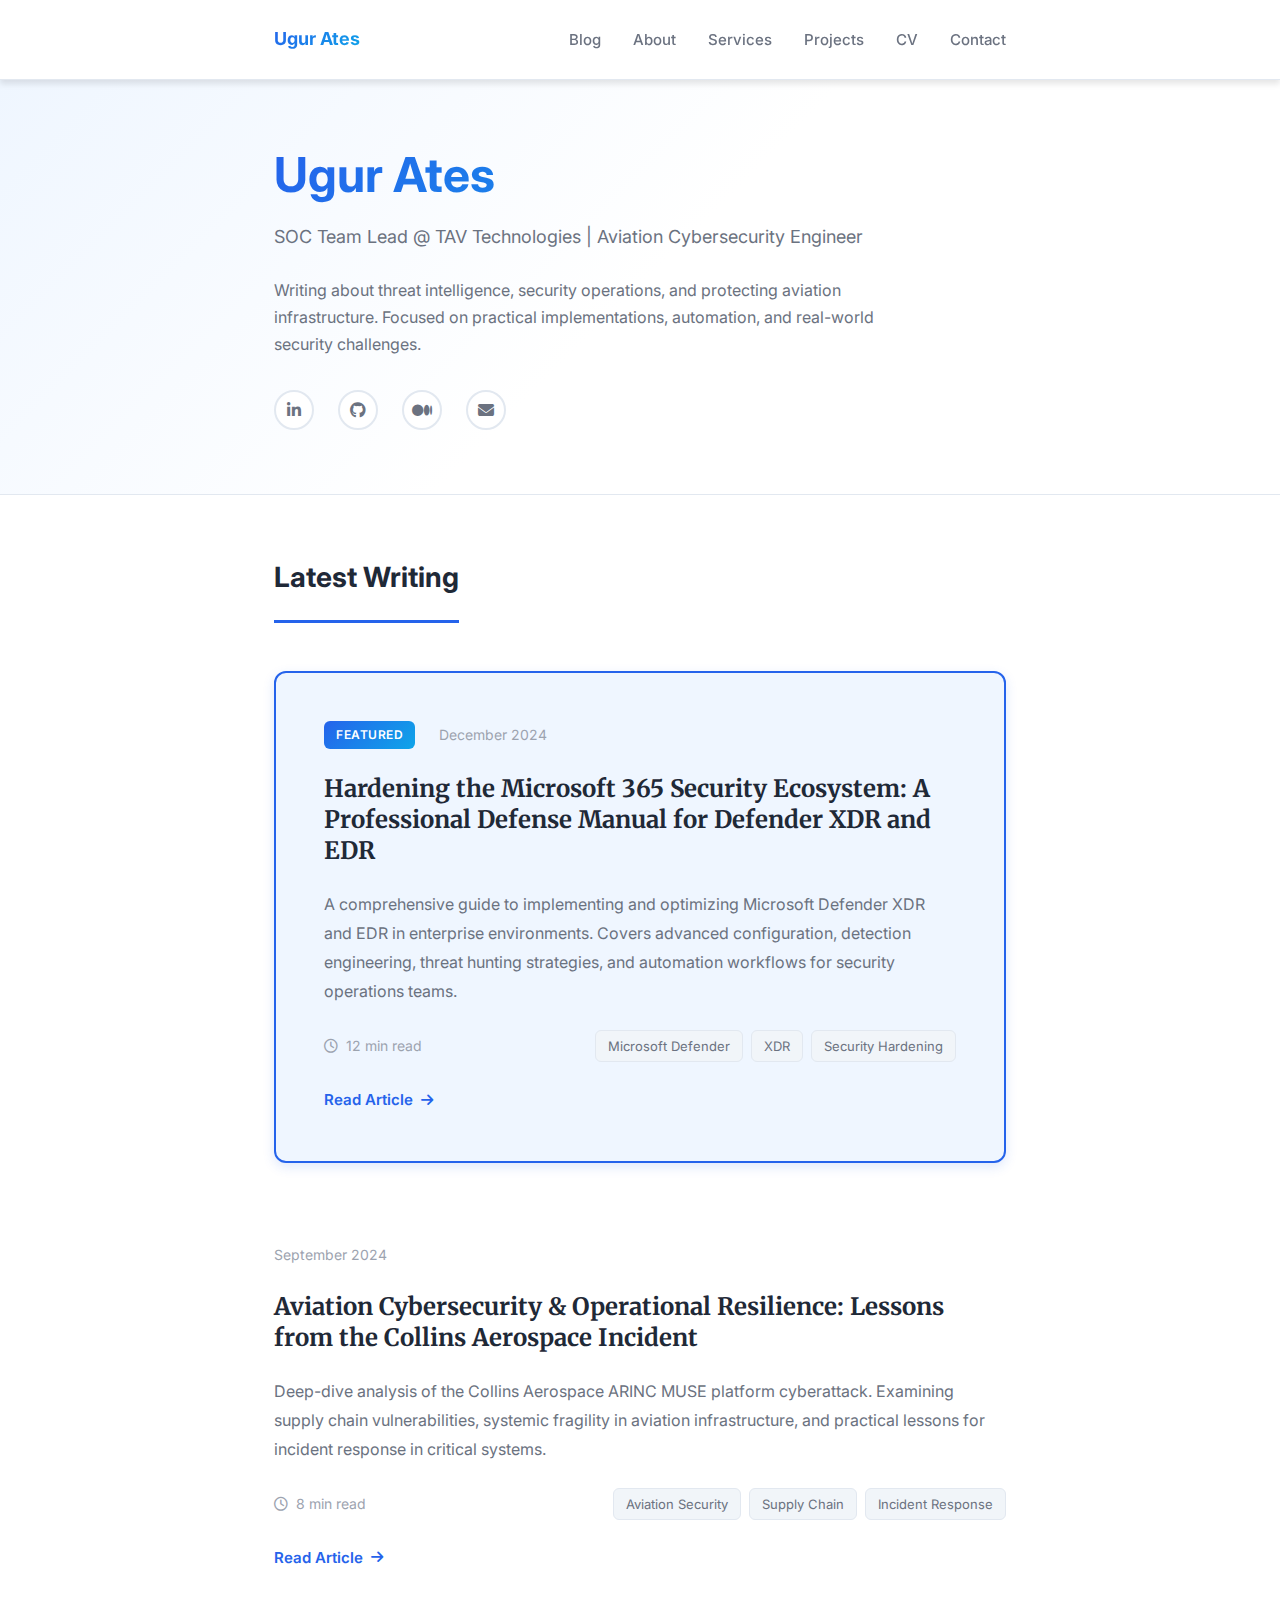
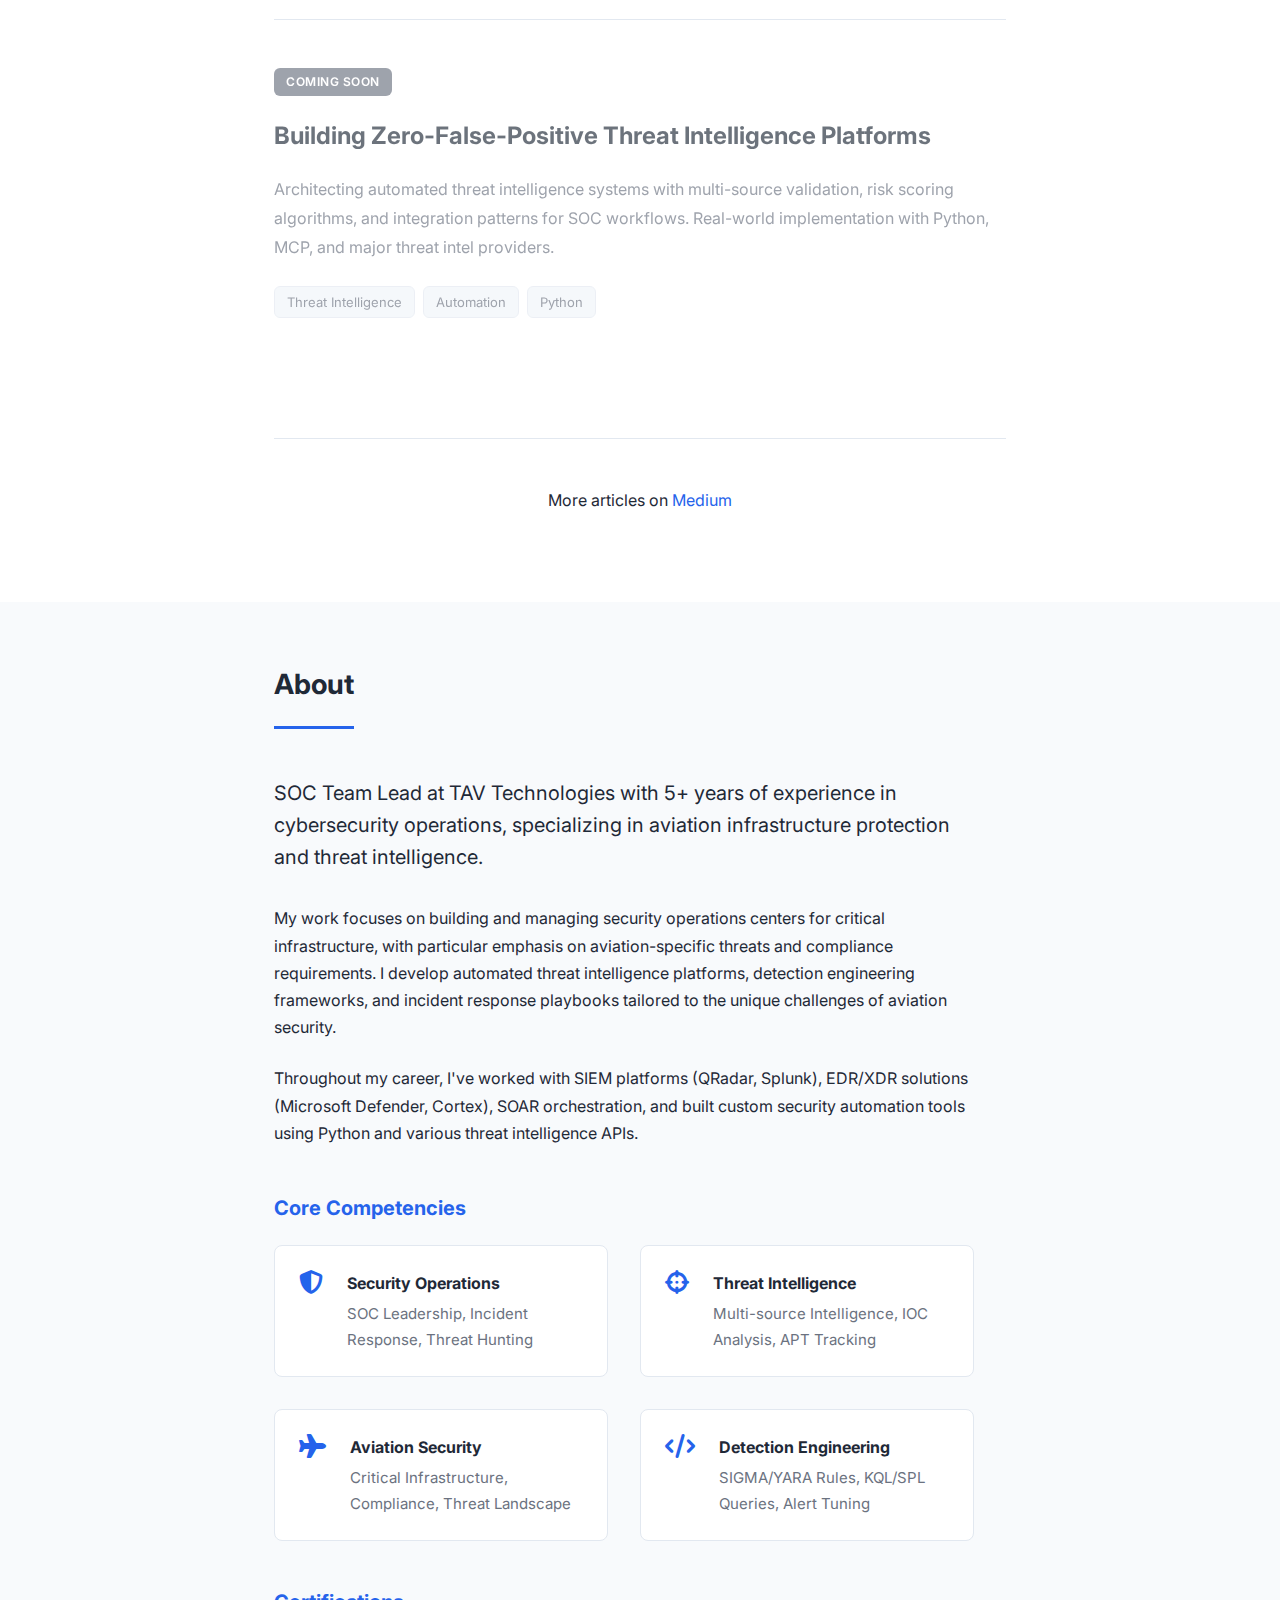
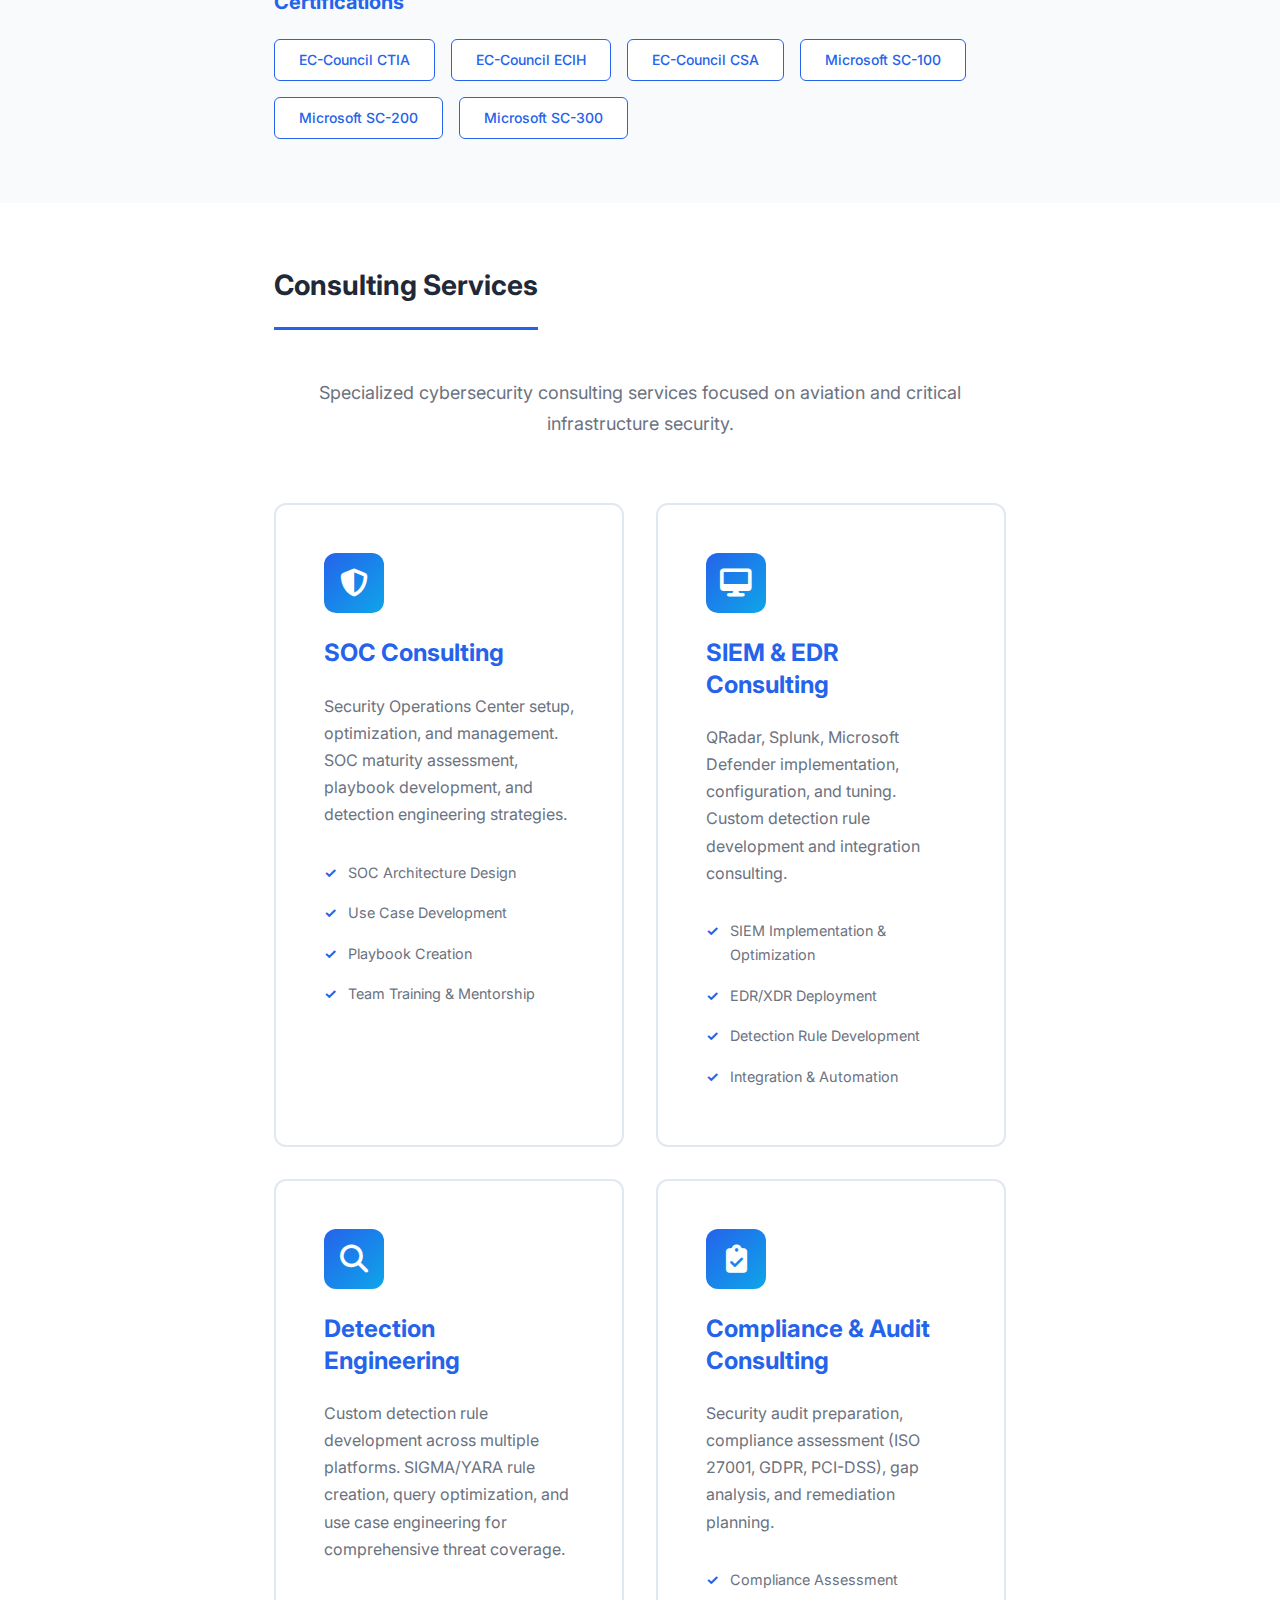
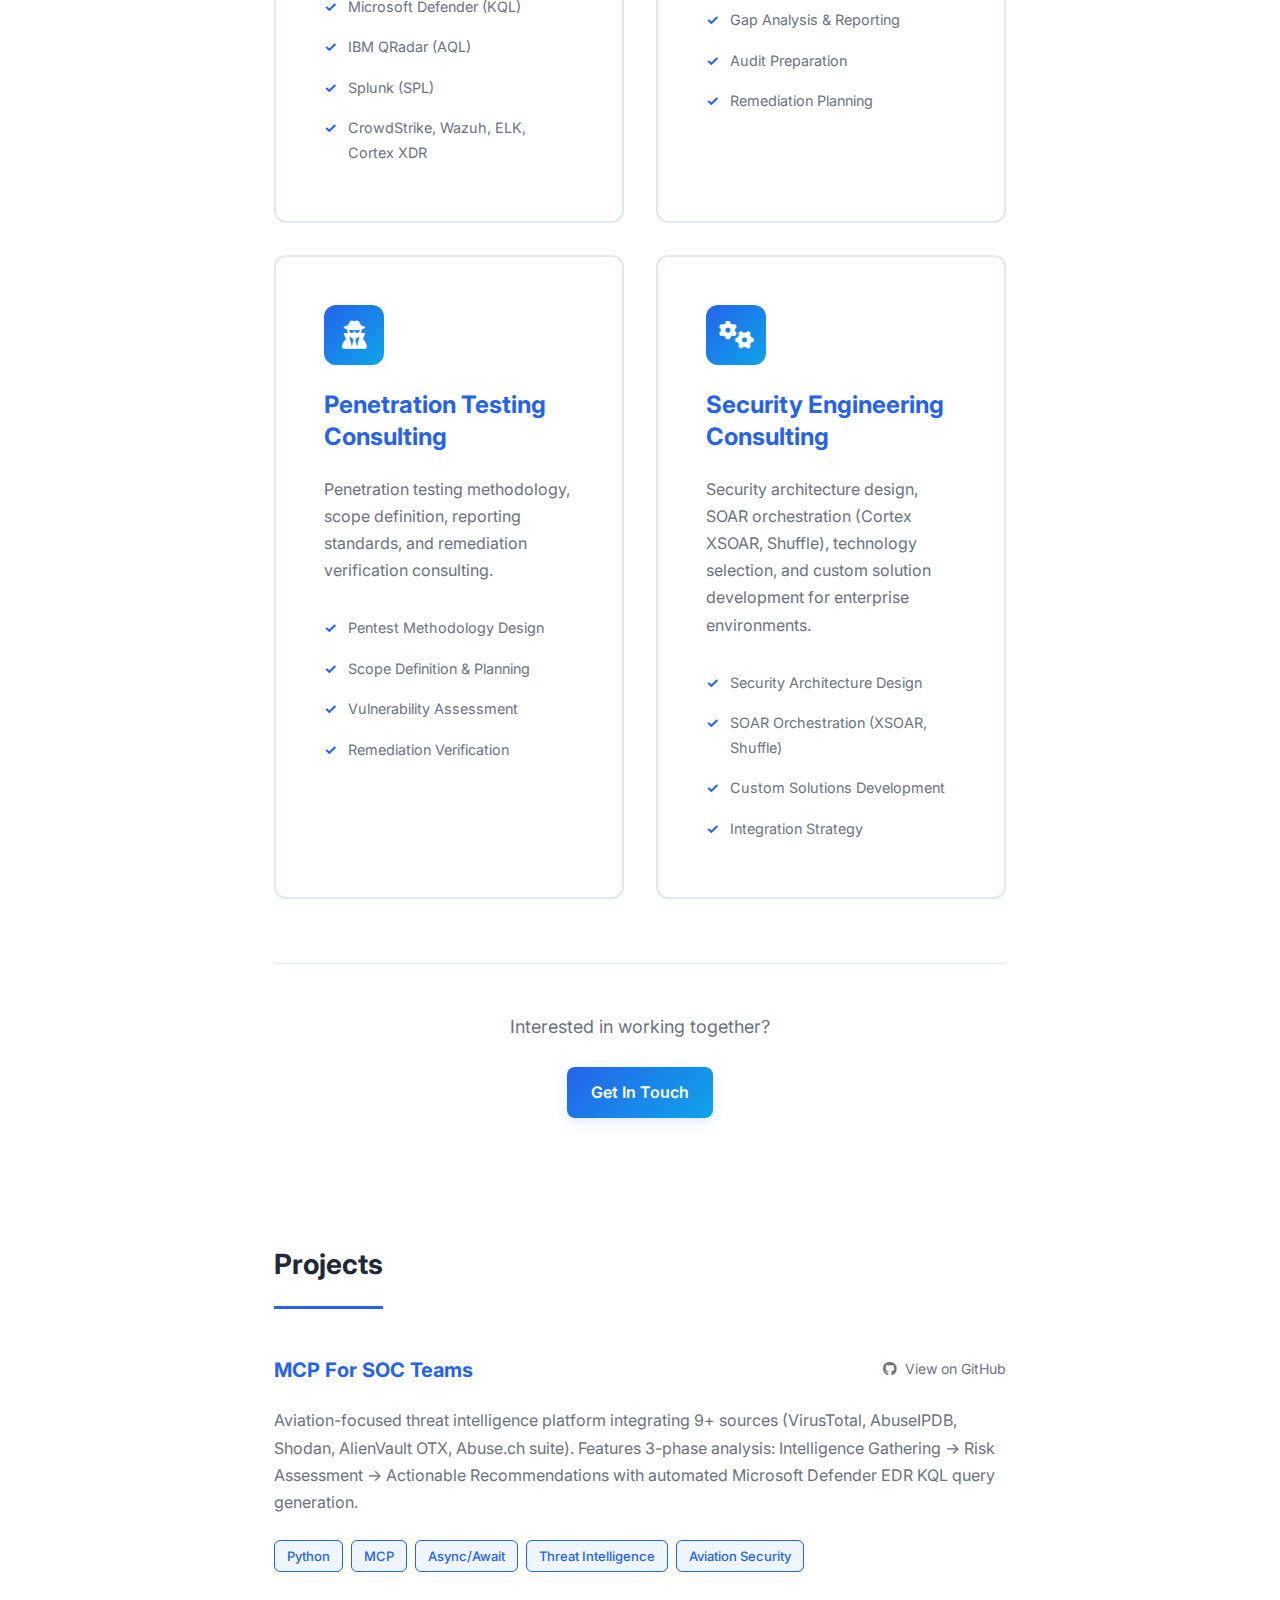
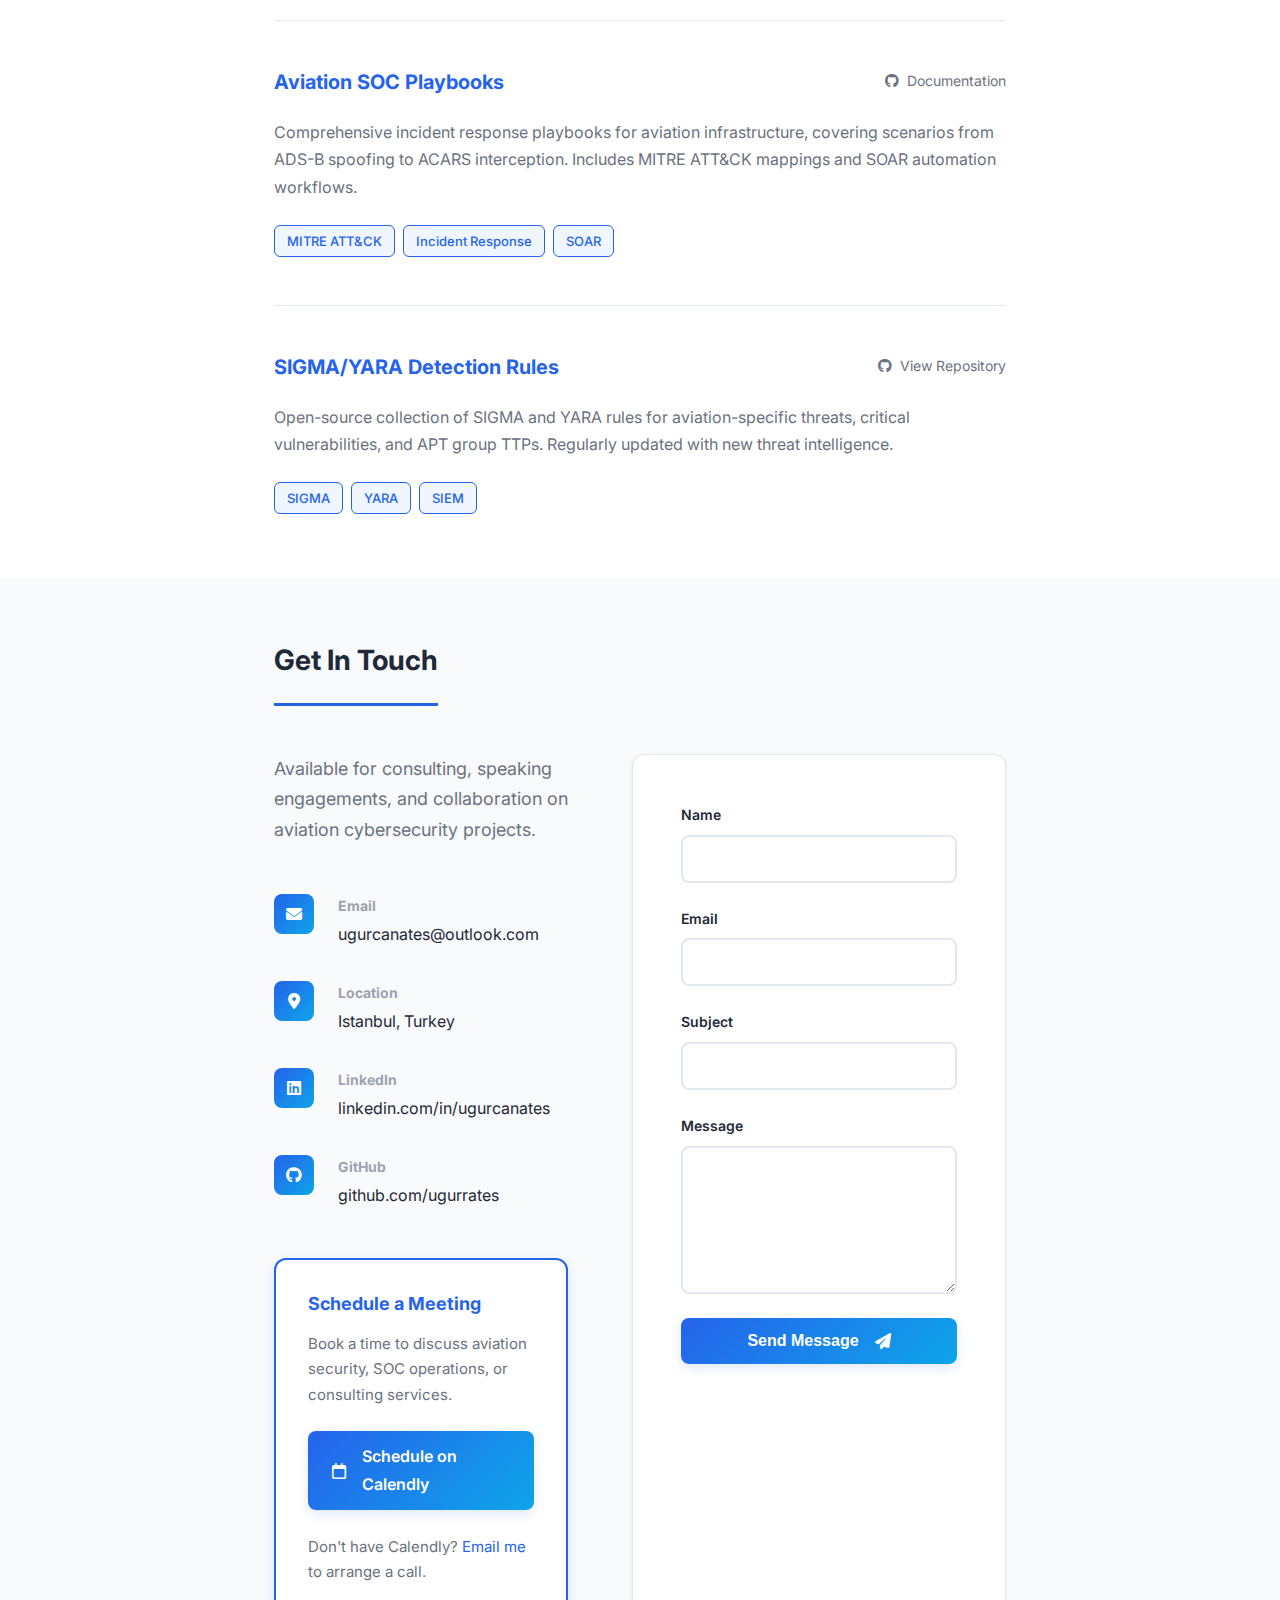
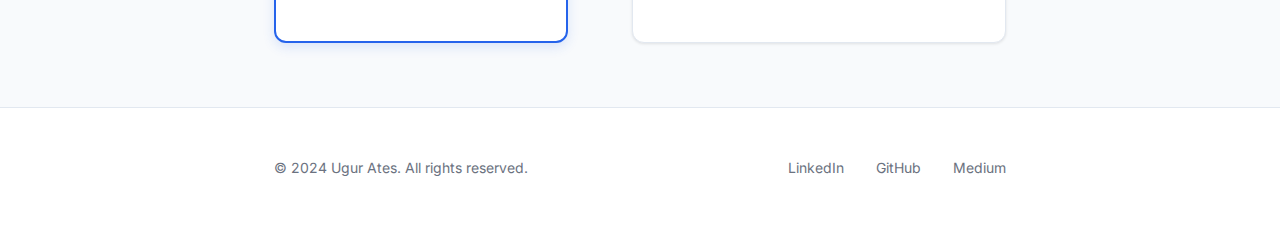
<file: index.html>
<!DOCTYPE html>
<html lang="en">
<head>
    <meta charset="UTF-8">
    <meta name="viewport" content="width=device-width, initial-scale=1.0">
    <meta name="description" content="Ugur Ates - Aviation Cybersecurity Engineer, SOC Team Lead. Technical writing on threat intelligence, security operations, and aviation security.">
    <meta name="keywords" content="cybersecurity blog, aviation security, SOC, threat intelligence, security engineering, cybersecurity consulting">
    <meta name="author" content="Ugur Ates">
    
    <title>Ugur Ates - Aviation Cybersecurity Engineer</title>
    
    <!-- Fonts -->
    <link rel="preconnect" href="https://fonts.googleapis.com">
    <link rel="preconnect" href="https://fonts.gstatic.com" crossorigin>
    <link href="https://fonts.googleapis.com/css2?family=Inter:wght@300;400;500;600;700&family=Merriweather:wght@400;700&display=swap" rel="stylesheet">
    
    <!-- Font Awesome -->
    <link rel="stylesheet" href="https://cdnjs.cloudflare.com/ajax/libs/font-awesome/6.4.0/css/all.min.css">
    
    <!-- Custom CSS -->
    <link rel="stylesheet" href="css/style.css">
</head>
<body>
    <!-- Navigation -->
    <nav class="navbar">
        <div class="container">
            <a href="index.html" class="logo">Ugur Ates</a>
            <ul class="nav-links">
                <li><a href="#blog">Blog</a></li>
                <li><a href="#about">About</a></li>
                <li><a href="#services">Services</a></li>
                <li><a href="#projects">Projects</a></li>
                <li><a href="cv.html">CV</a></li>
                <li><a href="#contact">Contact</a></li>
            </ul>
        </div>
    </nav>

    <!-- Hero Section -->
    <section class="hero">
        <div class="container">
            <div class="hero-content">
                <h1>Ugur Ates</h1>
                <p class="subtitle">SOC Team Lead @ TAV Technologies | Aviation Cybersecurity Engineer</p>
                <p class="bio">
                    Writing about threat intelligence, security operations, and protecting aviation infrastructure.
                    Focused on practical implementations, automation, and real-world security challenges.
                </p>
                <div class="social-links">
                    <a href="https://linkedin.com/in/ugurcanates" target="_blank" title="LinkedIn">
                        <i class="fab fa-linkedin-in"></i>
                    </a>
                    <a href="https://github.com/ugurrates" target="_blank" title="GitHub">
                        <i class="fab fa-github"></i>
                    </a>
                    <a href="https://medium.com/@ugur.can.ates" target="_blank" title="Medium">
                        <i class="fab fa-medium"></i>
                    </a>
                    <a href="mailto:ugurcanates@outlook.com" title="Email">
                        <i class="fas fa-envelope"></i>
                    </a>
                </div>
            </div>
        </div>
    </section>

    <!-- Blog Section -->
    <section id="blog" class="blog">
        <div class="container">
            <h2 class="section-title">Latest Writing</h2>
            
            <article class="blog-post featured">
                <div class="post-header">
                    <span class="post-tag">Featured</span>
                    <span class="post-date">December 2024</span>
                </div>
                <h3 class="post-title">
                    <a href="https://medium.com/@ugur.can.ates" target="_blank">
                        Hardening the Microsoft 365 Security Ecosystem: A Professional Defense Manual for Defender XDR and EDR
                    </a>
                </h3>
                <p class="post-excerpt">
                    A comprehensive guide to implementing and optimizing Microsoft Defender XDR and EDR in enterprise environments. 
                    Covers advanced configuration, detection engineering, threat hunting strategies, and automation workflows for 
                    security operations teams.
                </p>
                <div class="post-meta">
                    <span class="read-time"><i class="far fa-clock"></i> 12 min read</span>
                    <div class="post-tags">
                        <span class="tag">Microsoft Defender</span>
                        <span class="tag">XDR</span>
                        <span class="tag">Security Hardening</span>
                    </div>
                </div>
                <a href="https://medium.com/@ugur.can.ates" class="read-more" target="_blank">
                    Read Article <i class="fas fa-arrow-right"></i>
                </a>
            </article>

            <article class="blog-post">
                <div class="post-header">
                    <span class="post-date">September 2024</span>
                </div>
                <h3 class="post-title">
                    <a href="https://medium.com/@ugur.can.ates" target="_blank">
                        Aviation Cybersecurity & Operational Resilience: Lessons from the Collins Aerospace Incident
                    </a>
                </h3>
                <p class="post-excerpt">
                    Deep-dive analysis of the Collins Aerospace ARINC MUSE platform cyberattack. Examining supply chain vulnerabilities, 
                    systemic fragility in aviation infrastructure, and practical lessons for incident response in critical systems.
                </p>
                <div class="post-meta">
                    <span class="read-time"><i class="far fa-clock"></i> 8 min read</span>
                    <div class="post-tags">
                        <span class="tag">Aviation Security</span>
                        <span class="tag">Supply Chain</span>
                        <span class="tag">Incident Response</span>
                    </div>
                </div>
                <a href="https://medium.com/@ugur.can.ates" class="read-more" target="_blank">
                    Read Article <i class="fas fa-arrow-right"></i>
                </a>
            </article>

            <article class="blog-post upcoming">
                <div class="post-header">
                    <span class="post-tag upcoming-tag">Coming Soon</span>
                </div>
                <h3 class="post-title">
                    Building Zero-False-Positive Threat Intelligence Platforms
                </h3>
                <p class="post-excerpt">
                    Architecting automated threat intelligence systems with multi-source validation, risk scoring algorithms, 
                    and integration patterns for SOC workflows. Real-world implementation with Python, MCP, and major threat intel providers.
                </p>
                <div class="post-meta">
                    <div class="post-tags">
                        <span class="tag">Threat Intelligence</span>
                        <span class="tag">Automation</span>
                        <span class="tag">Python</span>
                    </div>
                </div>
            </article>

            <div class="blog-cta">
                <p>More articles on <a href="https://medium.com/@ugur.can.ates" target="_blank">Medium</a></p>
            </div>
        </div>
    </section>

    <!-- About Section -->
    <section id="about" class="about">
        <div class="container">
            <h2 class="section-title">About</h2>
            <div class="about-content">
                <div class="about-text">
                    <p class="lead">
                        SOC Team Lead at TAV Technologies with 5+ years of experience in cybersecurity operations, 
                        specializing in aviation infrastructure protection and threat intelligence.
                    </p>
                    <p>
                        My work focuses on building and managing security operations centers for critical infrastructure, 
                        with particular emphasis on aviation-specific threats and compliance requirements. I develop 
                        automated threat intelligence platforms, detection engineering frameworks, and incident response 
                        playbooks tailored to the unique challenges of aviation security.
                    </p>
                    <p>
                        Throughout my career, I've worked with SIEM platforms (QRadar, Splunk), EDR/XDR solutions 
                        (Microsoft Defender, Cortex), SOAR orchestration, and built custom security automation tools 
                        using Python and various threat intelligence APIs.
                    </p>

                    <h3>Core Competencies</h3>
                    <div class="competencies-grid">
                        <div class="competency-item">
                            <i class="fas fa-shield-alt"></i>
                            <div>
                                <strong>Security Operations</strong>
                                <p>SOC Leadership, Incident Response, Threat Hunting</p>
                            </div>
                        </div>
                        <div class="competency-item">
                            <i class="fas fa-crosshairs"></i>
                            <div>
                                <strong>Threat Intelligence</strong>
                                <p>Multi-source Intelligence, IOC Analysis, APT Tracking</p>
                            </div>
                        </div>
                        <div class="competency-item">
                            <i class="fas fa-plane"></i>
                            <div>
                                <strong>Aviation Security</strong>
                                <p>Critical Infrastructure, Compliance, Threat Landscape</p>
                            </div>
                        </div>
                        <div class="competency-item">
                            <i class="fas fa-code"></i>
                            <div>
                                <strong>Detection Engineering</strong>
                                <p>SIGMA/YARA Rules, KQL/SPL Queries, Alert Tuning</p>
                            </div>
                        </div>
                    </div>

                    <h3>Certifications</h3>
                    <div class="certifications">
                        <span class="cert">EC-Council CTIA</span>
                        <span class="cert">EC-Council ECIH</span>
                        <span class="cert">EC-Council CSA</span>
                        <span class="cert">Microsoft SC-100</span>
                        <span class="cert">Microsoft SC-200</span>
                        <span class="cert">Microsoft SC-300</span>
                    </div>
                </div>
            </div>
        </div>
    </section>

    <!-- Services Section -->
    <section id="services" class="services">
        <div class="container">
            <h2 class="section-title">Consulting Services</h2>
            <p class="services-intro">
                Specialized cybersecurity consulting services focused on aviation and critical infrastructure security.
            </p>
            
            <div class="services-grid">
                <div class="service-card">
                    <div class="service-icon">
                        <i class="fas fa-shield-halved"></i>
                    </div>
                    <h3>SOC Consulting</h3>
                    <p>
                        Security Operations Center setup, optimization, and management. SOC maturity assessment, 
                        playbook development, and detection engineering strategies.
                    </p>
                    <ul class="service-features">
                        <li>SOC Architecture Design</li>
                        <li>Use Case Development</li>
                        <li>Playbook Creation</li>
                        <li>Team Training & Mentorship</li>
                    </ul>
                </div>

                <div class="service-card">
                    <div class="service-icon">
                        <i class="fas fa-desktop"></i>
                    </div>
                    <h3>SIEM & EDR Consulting</h3>
                    <p>
                        QRadar, Splunk, Microsoft Defender implementation, configuration, and tuning. 
                        Custom detection rule development and integration consulting.
                    </p>
                    <ul class="service-features">
                        <li>SIEM Implementation & Optimization</li>
                        <li>EDR/XDR Deployment</li>
                        <li>Detection Rule Development</li>
                        <li>Integration & Automation</li>
                    </ul>
                </div>

                <div class="service-card">
                    <div class="service-icon">
                        <i class="fas fa-search"></i>
                    </div>
                    <h3>Detection Engineering</h3>
                    <p>
                        Custom detection rule development across multiple platforms. SIGMA/YARA rule creation, 
                        query optimization, and use case engineering for comprehensive threat coverage.
                    </p>
                    <ul class="service-features">
                        <li>Microsoft Defender (KQL)</li>
                        <li>IBM QRadar (AQL)</li>
                        <li>Splunk (SPL)</li>
                        <li>CrowdStrike, Wazuh, ELK, Cortex XDR</li>
                    </ul>
                </div>

                <div class="service-card">
                    <div class="service-icon">
                        <i class="fas fa-clipboard-check"></i>
                    </div>
                    <h3>Compliance & Audit Consulting</h3>
                    <p>
                        Security audit preparation, compliance assessment (ISO 27001, GDPR, PCI-DSS), 
                        gap analysis, and remediation planning.
                    </p>
                    <ul class="service-features">
                        <li>Compliance Assessment</li>
                        <li>Gap Analysis & Reporting</li>
                        <li>Audit Preparation</li>
                        <li>Remediation Planning</li>
                    </ul>
                </div>

                <div class="service-card">
                    <div class="service-icon">
                        <i class="fas fa-user-secret"></i>
                    </div>
                    <h3>Penetration Testing Consulting</h3>
                    <p>
                        Penetration testing methodology, scope definition, reporting standards, and 
                        remediation verification consulting.
                    </p>
                    <ul class="service-features">
                        <li>Pentest Methodology Design</li>
                        <li>Scope Definition & Planning</li>
                        <li>Vulnerability Assessment</li>
                        <li>Remediation Verification</li>
                    </ul>
                </div>

                <div class="service-card">
                    <div class="service-icon">
                        <i class="fas fa-cogs"></i>
                    </div>
                    <h3>Security Engineering Consulting</h3>
                    <p>
                        Security architecture design, SOAR orchestration (Cortex XSOAR, Shuffle), technology selection, 
                        and custom solution development for enterprise environments.
                    </p>
                    <ul class="service-features">
                        <li>Security Architecture Design</li>
                        <li>SOAR Orchestration (XSOAR, Shuffle)</li>
                        <li>Custom Solutions Development</li>
                        <li>Integration Strategy</li>
                    </ul>
                </div>
            </div>

            <div class="services-cta">
                <p>Interested in working together?</p>
                <a href="#contact" class="btn-primary">Get In Touch</a>
            </div>
        </div>
    </section>

    <!-- Projects Section -->
    <section id="projects" class="projects">
        <div class="container">
            <h2 class="section-title">Projects</h2>
            
            <div class="project-list">
                <div class="project-item">
                    <div class="project-header">
                        <h3>MCP For SOC Teams</h3>
                        <a href="https://github.com/ugurrates/MCP-For-SOC" class="github-link" target="_blank">
                            <i class="fab fa-github"></i> View on GitHub
                        </a>
                    </div>
                    <p>
                        Aviation-focused threat intelligence platform integrating 9+ sources (VirusTotal, AbuseIPDB, 
                        Shodan, AlienVault OTX, Abuse.ch suite). Features 3-phase analysis: Intelligence Gathering → 
                        Risk Assessment → Actionable Recommendations with automated Microsoft Defender EDR KQL query generation.
                    </p>
                    <div class="tech-stack">
                        <span>Python</span>
                        <span>MCP</span>
                        <span>Async/Await</span>
                        <span>Threat Intelligence</span>
                        <span>Aviation Security</span>
                    </div>
                </div>

                <div class="project-item">
                    <div class="project-header">
                        <h3>Aviation SOC Playbooks</h3>
                        <a href="https://github.com/ugurrates" class="github-link" target="_blank">
                            <i class="fab fa-github"></i> Documentation
                        </a>
                    </div>
                    <p>
                        Comprehensive incident response playbooks for aviation infrastructure, covering scenarios from 
                        ADS-B spoofing to ACARS interception. Includes MITRE ATT&CK mappings and SOAR automation workflows.
                    </p>
                    <div class="tech-stack">
                        <span>MITRE ATT&CK</span>
                        <span>Incident Response</span>
                        <span>SOAR</span>
                    </div>
                </div>

                <div class="project-item">
                    <div class="project-header">
                        <h3>SIGMA/YARA Detection Rules</h3>
                        <a href="https://github.com/ugurrates" class="github-link" target="_blank">
                            <i class="fab fa-github"></i> View Repository
                        </a>
                    </div>
                    <p>
                        Open-source collection of SIGMA and YARA rules for aviation-specific threats, critical 
                        vulnerabilities, and APT group TTPs. Regularly updated with new threat intelligence.
                    </p>
                    <div class="tech-stack">
                        <span>SIGMA</span>
                        <span>YARA</span>
                        <span>SIEM</span>
                    </div>
                </div>
            </div>
        </div>
    </section>

    <!-- Contact Section -->
    <section id="contact" class="contact">
        <div class="container">
            <h2 class="section-title">Get In Touch</h2>
            
            <div class="contact-grid">
                <div class="contact-info">
                    <p class="contact-intro">
                        Available for consulting, speaking engagements, and collaboration on aviation cybersecurity projects.
                    </p>
                    
                    <div class="contact-methods">
                        <div class="contact-method">
                            <i class="fas fa-envelope"></i>
                            <div>
                                <strong>Email</strong>
                                <a href="mailto:ugurcanates@outlook.com">ugurcanates@outlook.com</a>
                            </div>
                        </div>
                        <div class="contact-method">
                            <i class="fas fa-map-marker-alt"></i>
                            <div>
                                <strong>Location</strong>
                                <span>Istanbul, Turkey</span>
                            </div>
                        </div>
                        <div class="contact-method">
                            <i class="fab fa-linkedin"></i>
                            <div>
                                <strong>LinkedIn</strong>
                                <a href="https://linkedin.com/in/ugurcanates" target="_blank">linkedin.com/in/ugurcanates</a>
                            </div>
                        </div>
                        <div class="contact-method">
                            <i class="fab fa-github"></i>
                            <div>
                                <strong>GitHub</strong>
                                <a href="https://github.com/ugurrates" target="_blank">github.com/ugurrates</a>
                            </div>
                        </div>
                    </div>

                    <div class="schedule-meeting">
                        <h3>Schedule a Meeting</h3>
                        <p>Book a time to discuss aviation security, SOC operations, or consulting services.</p>
                        <a href="https://calendly.com/ugurcanates" class="btn-schedule" target="_blank">
                            <i class="far fa-calendar"></i>
                            Schedule on Calendly
                        </a>
                        <p class="schedule-note">
                            Don't have Calendly? <a href="mailto:ugurcanates@outlook.com">Email me</a> to arrange a call.
                        </p>
                    </div>
                </div>

                <div class="contact-form-wrapper">
                    <form class="contact-form" id="contact-form">
                        <div class="form-group">
                            <label for="name">Name</label>
                            <input type="text" id="name" name="name" required>
                        </div>
                        <div class="form-group">
                            <label for="email">Email</label>
                            <input type="email" id="email" name="email" required>
                        </div>
                        <div class="form-group">
                            <label for="subject">Subject</label>
                            <input type="text" id="subject" name="subject" required>
                        </div>
                        <div class="form-group">
                            <label for="message">Message</label>
                            <textarea id="message" name="message" rows="6" required></textarea>
                        </div>
                        <button type="submit" class="btn-submit">
                            Send Message
                            <i class="fas fa-paper-plane"></i>
                        </button>
                    </form>
                </div>
            </div>
        </div>
    </section>

    <!-- Footer -->
    <footer class="footer">
        <div class="container">
            <p>&copy; 2024 Ugur Ates. All rights reserved.</p>
            <div class="footer-links">
                <a href="https://linkedin.com/in/ugurcanates" target="_blank">LinkedIn</a>
                <a href="https://github.com/ugurrates" target="_blank">GitHub</a>
                <a href="https://medium.com/@ugur.can.ates" target="_blank">Medium</a>
            </div>
        </div>
    </footer>

    <script src="js/main.js"></script>
</body>
</html>
</file>
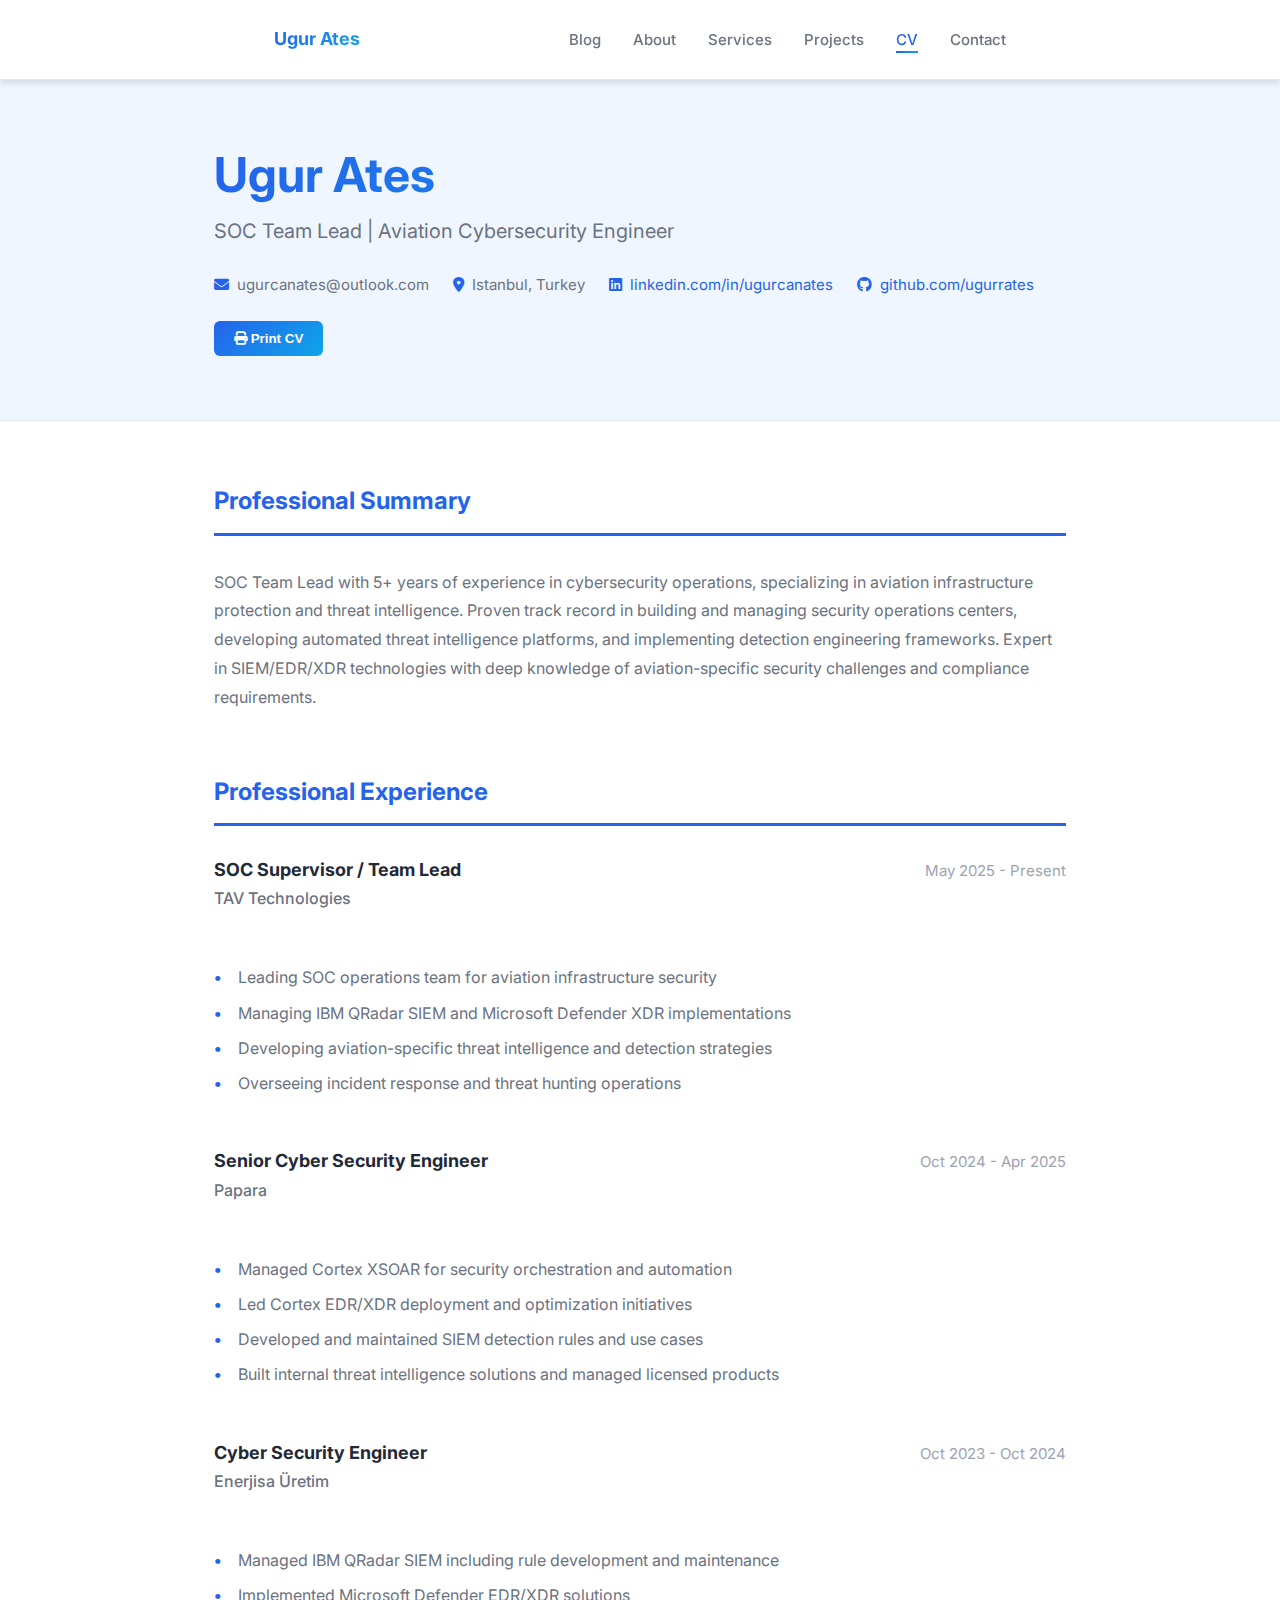
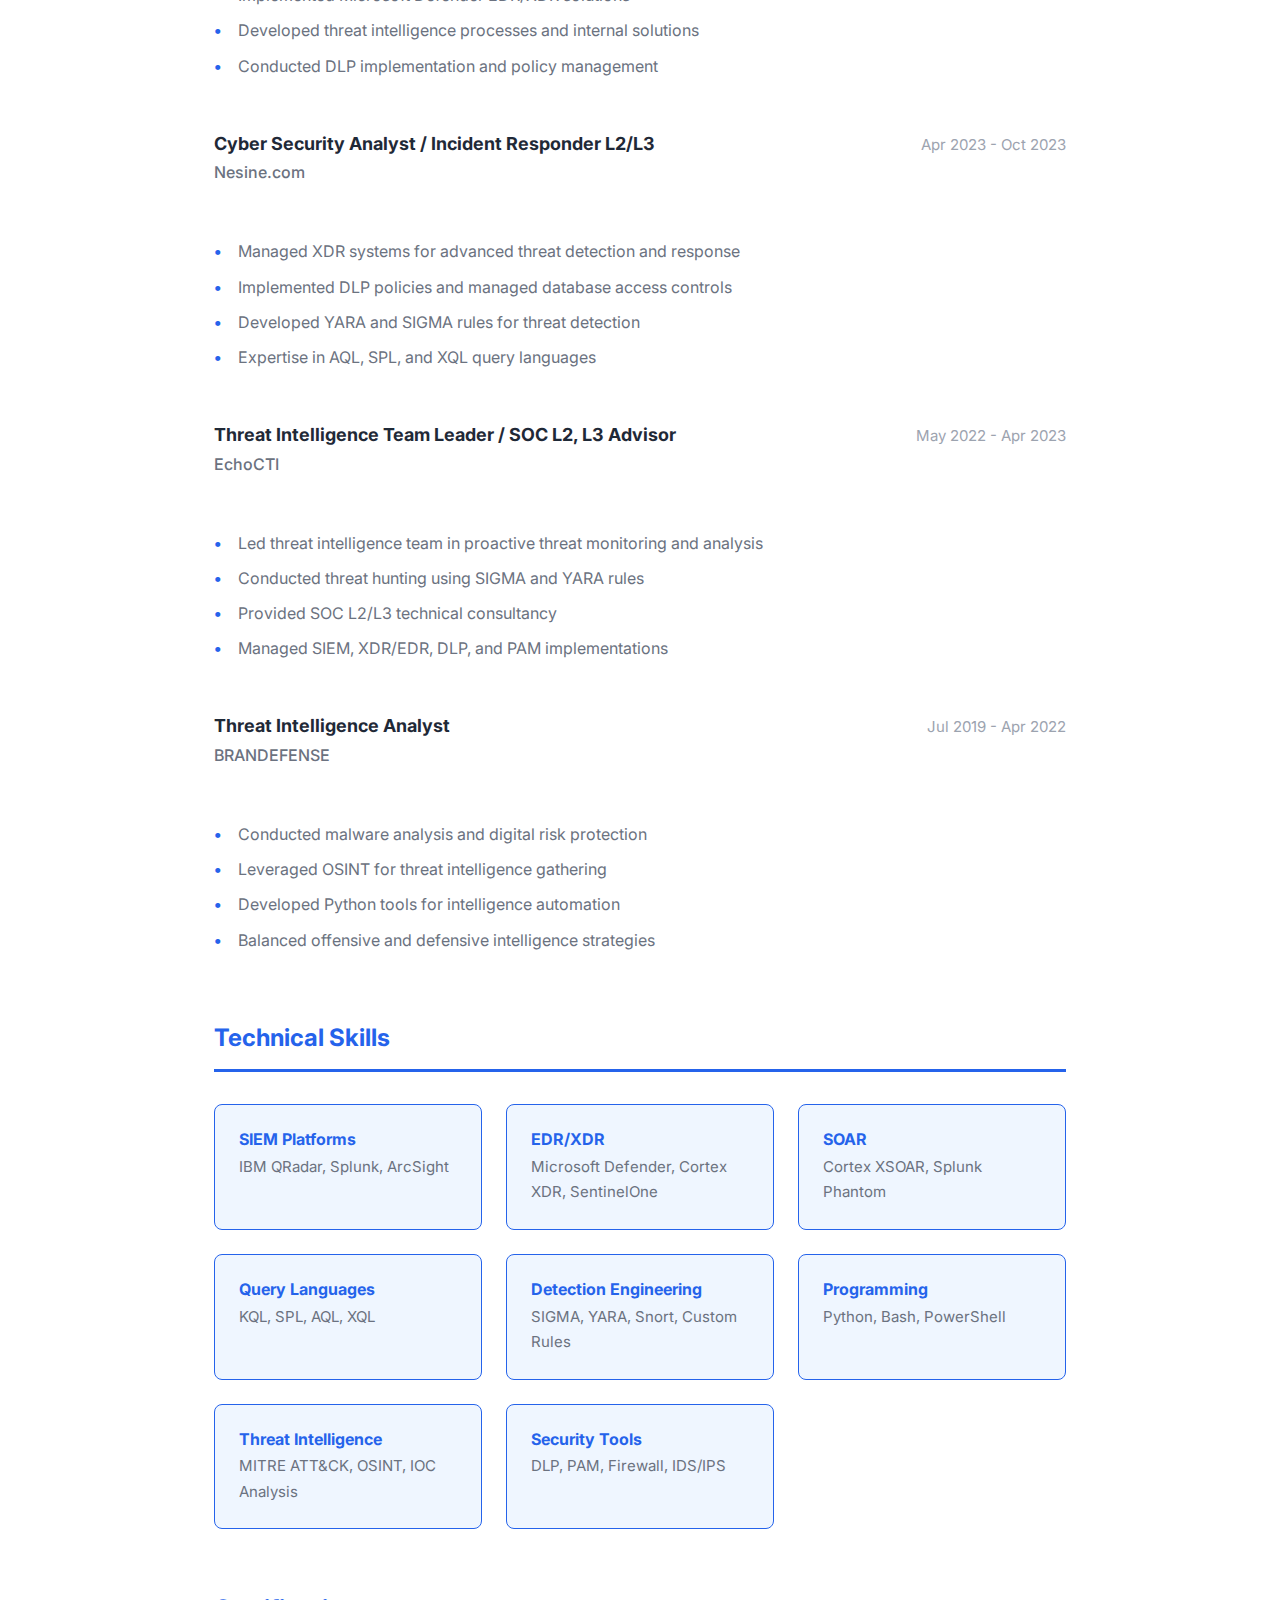
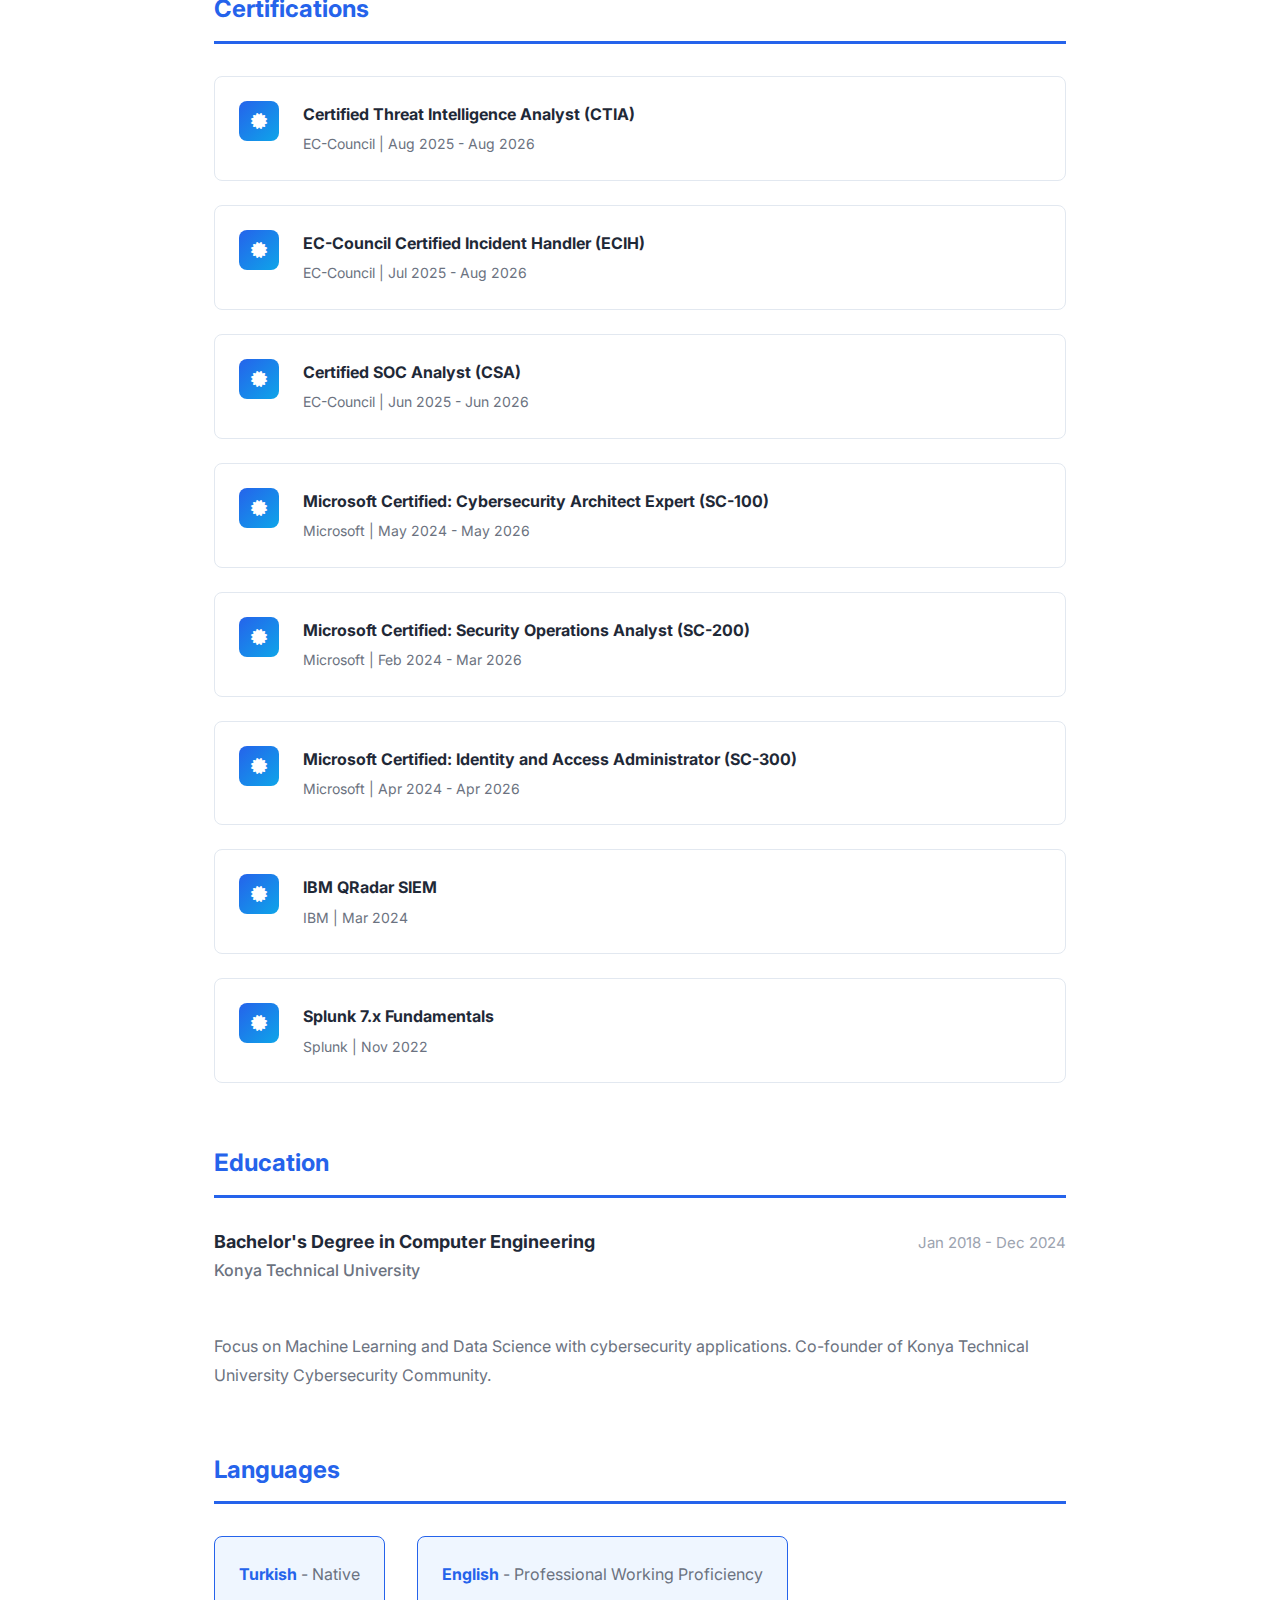
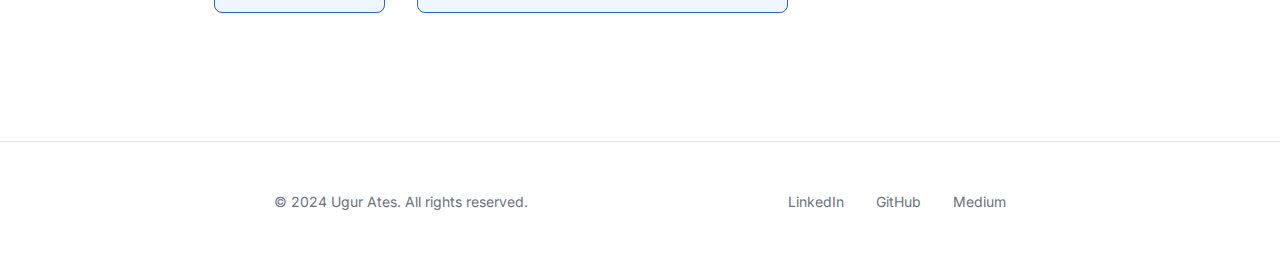
<file: cv.html>
<!DOCTYPE html>
<html lang="en">
<head>
    <meta charset="UTF-8">
    <meta name="viewport" content="width=device-width, initial-scale=1.0">
    <meta name="description" content="Ugur Ates - CV | Aviation Cybersecurity Engineer">
    <title>CV - Ugur Ates</title>
    
    <link rel="preconnect" href="https://fonts.googleapis.com">
    <link rel="preconnect" href="https://fonts.gstatic.com" crossorigin>
    <link href="https://fonts.googleapis.com/css2?family=Inter:wght@300;400;500;600;700&family=Merriweather:wght@400;700&display=swap" rel="stylesheet">
    <link rel="stylesheet" href="https://cdnjs.cloudflare.com/ajax/libs/font-awesome/6.4.0/css/all.min.css">
    <link rel="stylesheet" href="css/style.css">
</head>
<body>
    <!-- Navigation -->
    <nav class="navbar">
        <div class="container">
            <a href="index.html" class="logo">Ugur Ates</a>
            <ul class="nav-links">
                <li><a href="index.html#blog">Blog</a></li>
                <li><a href="index.html#about">About</a></li>
                <li><a href="index.html#services">Services</a></li>
                <li><a href="index.html#projects">Projects</a></li>
                <li><a href="cv.html" class="active">CV</a></li>
                <li><a href="index.html#contact">Contact</a></li>
            </ul>
        </div>
    </nav>

    <!-- CV Header -->
    <section class="cv-header">
        <div class="container-cv">
            <div class="cv-title">
                <h1>Ugur Ates</h1>
                <p class="cv-subtitle">SOC Team Lead | Aviation Cybersecurity Engineer</p>
                <div class="cv-contact-info">
                    <span><i class="fas fa-envelope"></i> ugurcanates@outlook.com</span>
                    <span><i class="fas fa-map-marker-alt"></i> Istanbul, Turkey</span>
                    <span><i class="fab fa-linkedin"></i> <a href="https://linkedin.com/in/ugurcanates" target="_blank">linkedin.com/in/ugurcanates</a></span>
                    <span><i class="fab fa-github"></i> <a href="https://github.com/ugurrates" target="_blank">github.com/ugurrates</a></span>
                </div>
            </div>
            <div class="cv-actions">
                <button onclick="window.print()" class="btn-print">
                    <i class="fas fa-print"></i> Print CV
                </button>
            </div>
        </div>
    </section>

    <!-- CV Content -->
    <section class="cv-content">
        <div class="container-cv">
            
            <!-- Professional Summary -->
            <div class="cv-section">
                <h2 class="cv-section-title">Professional Summary</h2>
                <p class="cv-text">
                    SOC Team Lead with 5+ years of experience in cybersecurity operations, specializing in aviation infrastructure 
                    protection and threat intelligence. Proven track record in building and managing security operations centers, 
                    developing automated threat intelligence platforms, and implementing detection engineering frameworks. Expert in 
                    SIEM/EDR/XDR technologies with deep knowledge of aviation-specific security challenges and compliance requirements.
                </p>
            </div>

            <!-- Professional Experience -->
            <div class="cv-section">
                <h2 class="cv-section-title">Professional Experience</h2>
                
                <div class="cv-job">
                    <div class="cv-job-header">
                        <div>
                            <h3>SOC Supervisor / Team Lead</h3>
                            <p class="cv-company">TAV Technologies</p>
                        </div>
                        <div class="cv-job-date">May 2025 - Present</div>
                    </div>
                    <ul class="cv-list">
                        <li>Leading SOC operations team for aviation infrastructure security</li>
                        <li>Managing IBM QRadar SIEM and Microsoft Defender XDR implementations</li>
                        <li>Developing aviation-specific threat intelligence and detection strategies</li>
                        <li>Overseeing incident response and threat hunting operations</li>
                    </ul>
                </div>

                <div class="cv-job">
                    <div class="cv-job-header">
                        <div>
                            <h3>Senior Cyber Security Engineer</h3>
                            <p class="cv-company">Papara</p>
                        </div>
                        <div class="cv-job-date">Oct 2024 - Apr 2025</div>
                    </div>
                    <ul class="cv-list">
                        <li>Managed Cortex XSOAR for security orchestration and automation</li>
                        <li>Led Cortex EDR/XDR deployment and optimization initiatives</li>
                        <li>Developed and maintained SIEM detection rules and use cases</li>
                        <li>Built internal threat intelligence solutions and managed licensed products</li>
                    </ul>
                </div>

                <div class="cv-job">
                    <div class="cv-job-header">
                        <div>
                            <h3>Cyber Security Engineer</h3>
                            <p class="cv-company">Enerjisa Üretim</p>
                        </div>
                        <div class="cv-job-date">Oct 2023 - Oct 2024</div>
                    </div>
                    <ul class="cv-list">
                        <li>Managed IBM QRadar SIEM including rule development and maintenance</li>
                        <li>Implemented Microsoft Defender EDR/XDR solutions</li>
                        <li>Developed threat intelligence processes and internal solutions</li>
                        <li>Conducted DLP implementation and policy management</li>
                    </ul>
                </div>

                <div class="cv-job">
                    <div class="cv-job-header">
                        <div>
                            <h3>Cyber Security Analyst / Incident Responder L2/L3</h3>
                            <p class="cv-company">Nesine.com</p>
                        </div>
                        <div class="cv-job-date">Apr 2023 - Oct 2023</div>
                    </div>
                    <ul class="cv-list">
                        <li>Managed XDR systems for advanced threat detection and response</li>
                        <li>Implemented DLP policies and managed database access controls</li>
                        <li>Developed YARA and SIGMA rules for threat detection</li>
                        <li>Expertise in AQL, SPL, and XQL query languages</li>
                    </ul>
                </div>

                <div class="cv-job">
                    <div class="cv-job-header">
                        <div>
                            <h3>Threat Intelligence Team Leader / SOC L2, L3 Advisor</h3>
                            <p class="cv-company">EchoCTI</p>
                        </div>
                        <div class="cv-job-date">May 2022 - Apr 2023</div>
                    </div>
                    <ul class="cv-list">
                        <li>Led threat intelligence team in proactive threat monitoring and analysis</li>
                        <li>Conducted threat hunting using SIGMA and YARA rules</li>
                        <li>Provided SOC L2/L3 technical consultancy</li>
                        <li>Managed SIEM, XDR/EDR, DLP, and PAM implementations</li>
                    </ul>
                </div>

                <div class="cv-job">
                    <div class="cv-job-header">
                        <div>
                            <h3>Threat Intelligence Analyst</h3>
                            <p class="cv-company">BRANDEFENSE</p>
                        </div>
                        <div class="cv-job-date">Jul 2019 - Apr 2022</div>
                    </div>
                    <ul class="cv-list">
                        <li>Conducted malware analysis and digital risk protection</li>
                        <li>Leveraged OSINT for threat intelligence gathering</li>
                        <li>Developed Python tools for intelligence automation</li>
                        <li>Balanced offensive and defensive intelligence strategies</li>
                    </ul>
                </div>
            </div>

            <!-- Technical Skills -->
            <div class="cv-section">
                <h2 class="cv-section-title">Technical Skills</h2>
                
                <div class="skills-grid">
                    <div class="skill-category">
                        <h3>SIEM Platforms</h3>
                        <p>IBM QRadar, Splunk, ArcSight</p>
                    </div>
                    <div class="skill-category">
                        <h3>EDR/XDR</h3>
                        <p>Microsoft Defender, Cortex XDR, SentinelOne</p>
                    </div>
                    <div class="skill-category">
                        <h3>SOAR</h3>
                        <p>Cortex XSOAR, Splunk Phantom</p>
                    </div>
                    <div class="skill-category">
                        <h3>Query Languages</h3>
                        <p>KQL, SPL, AQL, XQL</p>
                    </div>
                    <div class="skill-category">
                        <h3>Detection Engineering</h3>
                        <p>SIGMA, YARA, Snort, Custom Rules</p>
                    </div>
                    <div class="skill-category">
                        <h3>Programming</h3>
                        <p>Python, Bash, PowerShell</p>
                    </div>
                    <div class="skill-category">
                        <h3>Threat Intelligence</h3>
                        <p>MITRE ATT&CK, OSINT, IOC Analysis</p>
                    </div>
                    <div class="skill-category">
                        <h3>Security Tools</h3>
                        <p>DLP, PAM, Firewall, IDS/IPS</p>
                    </div>
                </div>
            </div>

            <!-- Certifications -->
            <div class="cv-section">
                <h2 class="cv-section-title">Certifications</h2>
                
                <div class="certifications-list">
                    <div class="cert-item">
                        <div class="cert-logo"><i class="fas fa-certificate"></i></div>
                        <div>
                            <strong>Certified Threat Intelligence Analyst (CTIA)</strong>
                            <p>EC-Council | Aug 2025 - Aug 2026</p>
                        </div>
                    </div>
                    <div class="cert-item">
                        <div class="cert-logo"><i class="fas fa-certificate"></i></div>
                        <div>
                            <strong>EC-Council Certified Incident Handler (ECIH)</strong>
                            <p>EC-Council | Jul 2025 - Aug 2026</p>
                        </div>
                    </div>
                    <div class="cert-item">
                        <div class="cert-logo"><i class="fas fa-certificate"></i></div>
                        <div>
                            <strong>Certified SOC Analyst (CSA)</strong>
                            <p>EC-Council | Jun 2025 - Jun 2026</p>
                        </div>
                    </div>
                    <div class="cert-item">
                        <div class="cert-logo"><i class="fas fa-certificate"></i></div>
                        <div>
                            <strong>Microsoft Certified: Cybersecurity Architect Expert (SC-100)</strong>
                            <p>Microsoft | May 2024 - May 2026</p>
                        </div>
                    </div>
                    <div class="cert-item">
                        <div class="cert-logo"><i class="fas fa-certificate"></i></div>
                        <div>
                            <strong>Microsoft Certified: Security Operations Analyst (SC-200)</strong>
                            <p>Microsoft | Feb 2024 - Mar 2026</p>
                        </div>
                    </div>
                    <div class="cert-item">
                        <div class="cert-logo"><i class="fas fa-certificate"></i></div>
                        <div>
                            <strong>Microsoft Certified: Identity and Access Administrator (SC-300)</strong>
                            <p>Microsoft | Apr 2024 - Apr 2026</p>
                        </div>
                    </div>
                    <div class="cert-item">
                        <div class="cert-logo"><i class="fas fa-certificate"></i></div>
                        <div>
                            <strong>IBM QRadar SIEM</strong>
                            <p>IBM | Mar 2024</p>
                        </div>
                    </div>
                    <div class="cert-item">
                        <div class="cert-logo"><i class="fas fa-certificate"></i></div>
                        <div>
                            <strong>Splunk 7.x Fundamentals</strong>
                            <p>Splunk | Nov 2022</p>
                        </div>
                    </div>
                </div>
            </div>

            <!-- Education -->
            <div class="cv-section">
                <h2 class="cv-section-title">Education</h2>
                
                <div class="cv-job">
                    <div class="cv-job-header">
                        <div>
                            <h3>Bachelor's Degree in Computer Engineering</h3>
                            <p class="cv-company">Konya Technical University</p>
                        </div>
                        <div class="cv-job-date">Jan 2018 - Dec 2024</div>
                    </div>
                    <p class="cv-text">
                        Focus on Machine Learning and Data Science with cybersecurity applications. 
                        Co-founder of Konya Technical University Cybersecurity Community.
                    </p>
                </div>
            </div>

            <!-- Languages -->
            <div class="cv-section">
                <h2 class="cv-section-title">Languages</h2>
                <div class="languages">
                    <div class="language-item">
                        <strong>Turkish</strong> - Native
                    </div>
                    <div class="language-item">
                        <strong>English</strong> - Professional Working Proficiency
                    </div>
                </div>
            </div>

        </div>
    </section>

    <!-- Footer -->
    <footer class="footer">
        <div class="container">
            <p>&copy; 2024 Ugur Ates. All rights reserved.</p>
            <div class="footer-links">
                <a href="https://linkedin.com/in/ugurcanates" target="_blank">LinkedIn</a>
                <a href="https://github.com/ugurrates" target="_blank">GitHub</a>
                <a href="https://medium.com/@ugur.can.ates" target="_blank">Medium</a>
            </div>
        </div>
    </footer>

    <script src="js/main.js"></script>
</body>
</html>
</file>
<file: css/style.css>
/* ==========================================
   LIGHT THEME - BLUE & WHITE
   Professional, Clean, Colorful
   ========================================== */

/* CSS Variables */
:root {
    /* Colors - Blue Palette */
    --color-primary: #2563eb;
    --color-primary-dark: #1e40af;
    --color-primary-light: #3b82f6;
    --color-secondary: #0ea5e9;
    --color-accent: #06b6d4;
    --color-success: #10b981;
    
    /* Text Colors */
    --color-text: #1f2937;
    --color-text-secondary: #6b7280;
    --color-text-muted: #9ca3af;
    
    /* Background Colors */
    --color-bg: #ffffff;
    --color-bg-secondary: #f8fafc;
    --color-bg-tertiary: #f1f5f9;
    --color-bg-blue-light: #eff6ff;
    
    /* Border Colors */
    --color-border: #e2e8f0;
    --color-border-light: #cbd5e1;
    
    /* Gradients */
    --gradient-primary: linear-gradient(135deg, #2563eb 0%, #0ea5e9 100%);
    --gradient-accent: linear-gradient(135deg, #3b82f6 0%, #06b6d4 100%);
    
    /* Typography */
    --font-sans: 'Inter', -apple-system, BlinkMacSystemFont, sans-serif;
    --font-serif: 'Merriweather', Georgia, serif;
    
    /* Spacing */
    --spacing-xs: 0.5rem;
    --spacing-sm: 1rem;
    --spacing-md: 1.5rem;
    --spacing-lg: 2rem;
    --spacing-xl: 3rem;
    --spacing-xxl: 4rem;
    
    /* Layout */
    --max-width: 780px;
    --max-width-wide: 1200px;
    --max-width-cv: 900px;
    
    /* Transitions */
    --transition: 0.2s ease;
    --transition-slow: 0.4s cubic-bezier(0.4, 0, 0.2, 1);
    
    /* Shadows */
    --shadow-sm: 0 1px 3px rgba(0, 0, 0, 0.1);
    --shadow-md: 0 4px 6px rgba(0, 0, 0, 0.1);
    --shadow-lg: 0 10px 15px rgba(0, 0, 0, 0.1);
    --shadow-blue: 0 4px 12px rgba(37, 99, 235, 0.15);
}

/* Reset */
* {
    margin: 0;
    padding: 0;
    box-sizing: border-box;
}

html {
    scroll-behavior: smooth;
    font-size: 16px;
}

body {
    font-family: var(--font-sans);
    color: var(--color-text);
    background: var(--color-bg);
    line-height: 1.7;
    -webkit-font-smoothing: antialiased;
    -moz-osx-font-smoothing: grayscale;
}

/* Typography */
h1, h2, h3, h4, h5, h6 {
    font-weight: 700;
    line-height: 1.3;
    color: var(--color-text);
    margin-bottom: var(--spacing-md);
}

h1 { font-size: clamp(2rem, 5vw, 3rem); }
h2 { font-size: clamp(1.75rem, 4vw, 2.25rem); }
h3 { font-size: clamp(1.25rem, 3vw, 1.5rem); }

p {
    margin-bottom: var(--spacing-md);
}

a {
    color: var(--color-primary);
    text-decoration: none;
    transition: var(--transition);
}

a:hover {
    color: var(--color-primary-dark);
}

/* Container */
.container {
    max-width: var(--max-width);
    margin: 0 auto;
    padding: 0 var(--spacing-md);
}

.container-wide {
    max-width: var(--max-width-wide);
}

.container-cv {
    max-width: var(--max-width-cv);
    margin: 0 auto;
    padding: 0 var(--spacing-md);
}

/* Navigation */
.navbar {
    position: sticky;
    top: 0;
    background: rgba(255, 255, 255, 0.95);
    backdrop-filter: blur(10px);
    border-bottom: 1px solid var(--color-border);
    padding: var(--spacing-md) 0;
    z-index: 100;
    box-shadow: var(--shadow-sm);
    transition: var(--transition-slow);
}

.navbar:hover {
    box-shadow: var(--shadow-md);
}

.navbar .container {
    display: flex;
    justify-content: space-between;
    align-items: center;
}

.logo {
    font-size: 1.125rem;
    font-weight: 700;
    color: var(--color-text);
    background: var(--gradient-primary);
    -webkit-background-clip: text;
    -webkit-text-fill-color: transparent;
    background-clip: text;
    transition: var(--transition);
}

.logo:hover {
    filter: brightness(1.1);
}

.nav-links {
    display: flex;
    list-style: none;
    gap: var(--spacing-lg);
}

.nav-links a {
    color: var(--color-text-secondary);
    font-weight: 500;
    font-size: 0.9375rem;
    position: relative;
    transition: var(--transition);
}

.nav-links a::after {
    content: '';
    position: absolute;
    bottom: -4px;
    left: 0;
    width: 0;
    height: 2px;
    background: var(--gradient-primary);
    transition: width var(--transition);
}

.nav-links a:hover,
.nav-links a.active {
    color: var(--color-primary);
}

.nav-links a:hover::after,
.nav-links a.active::after {
    width: 100%;
}

/* Hero Section */
.hero {
    padding: var(--spacing-xxl) 0;
    background: linear-gradient(135deg, var(--color-bg-blue-light) 0%, var(--color-bg) 50%);
    border-bottom: 1px solid var(--color-border);
}

.hero-content {
    max-width: 600px;
}

.hero h1 {
    margin-bottom: var(--spacing-sm);
    background: var(--gradient-primary);
    -webkit-background-clip: text;
    -webkit-text-fill-color: transparent;
    background-clip: text;
}

.subtitle {
    font-size: 1.125rem;
    color: var(--color-text-secondary);
    margin-bottom: var(--spacing-md);
}

.bio {
    font-size: 1rem;
    color: var(--color-text-secondary);
    margin-bottom: var(--spacing-lg);
}

.social-links {
    display: flex;
    gap: var(--spacing-md);
}

.social-links a {
    width: 40px;
    height: 40px;
    display: flex;
    align-items: center;
    justify-content: center;
    background: white;
    border: 2px solid var(--color-border);
    border-radius: 50%;
    color: var(--color-text-secondary);
    transition: all var(--transition-slow);
}

.social-links a:hover {
    background: var(--gradient-primary);
    border-color: var(--color-primary);
    color: white;
    transform: translateY(-3px);
    box-shadow: var(--shadow-blue);
}

/* Sections */
.blog, .about, .services, .projects, .contact {
    padding: var(--spacing-xxl) 0;
}

.about {
    background: var(--color-bg-secondary);
}

.services {
    background: var(--color-bg);
}

.section-title {
    font-size: 1.75rem;
    margin-bottom: var(--spacing-xl);
    padding-bottom: var(--spacing-md);
    border-bottom: 3px solid var(--color-primary);
    display: inline-block;
}

/* Blog Section */
.blog-post {
    padding: var(--spacing-xl) 0;
    border-bottom: 1px solid var(--color-border);
    transition: var(--transition-slow);
}

.blog-post:last-of-type {
    border-bottom: none;
}

.blog-post.featured {
    background: var(--color-bg-blue-light);
    padding: var(--spacing-xl);
    border-radius: 12px;
    border: 2px solid var(--color-primary);
    margin-bottom: var(--spacing-lg);
    box-shadow: var(--shadow-blue);
    transition: all var(--transition-slow);
}

.blog-post.featured:hover {
    transform: translateY(-4px);
    box-shadow: 0 8px 20px rgba(37, 99, 235, 0.2);
}

.blog-post:not(.featured):hover {
    padding-left: var(--spacing-sm);
    border-left: 4px solid var(--color-primary);
}

.blog-post.upcoming {
    opacity: 0.65;
}

.post-header {
    display: flex;
    align-items: center;
    gap: var(--spacing-md);
    margin-bottom: var(--spacing-md);
}

.post-tag {
    padding: 4px 12px;
    background: var(--gradient-primary);
    color: white;
    border-radius: 6px;
    font-size: 0.75rem;
    font-weight: 600;
    text-transform: uppercase;
    letter-spacing: 0.5px;
}

.upcoming-tag {
    background: var(--color-text-secondary);
}

.post-date {
    color: var(--color-text-muted);
    font-size: 0.875rem;
}

.post-title {
    margin-bottom: var(--spacing-md);
}

.post-title a {
    color: var(--color-text);
    font-family: var(--font-serif);
    font-weight: 700;
    transition: all var(--transition-slow);
    display: inline-block;
}

.post-title a:hover {
    color: var(--color-primary);
    transform: translateX(4px);
}

.post-excerpt {
    font-size: 1rem;
    color: var(--color-text-secondary);
    line-height: 1.8;
    margin-bottom: var(--spacing-md);
}

.post-meta {
    display: flex;
    justify-content: space-between;
    align-items: center;
    margin-bottom: var(--spacing-md);
    flex-wrap: wrap;
    gap: var(--spacing-md);
}

.read-time {
    color: var(--color-text-muted);
    font-size: 0.875rem;
}

.read-time i {
    margin-right: 4px;
}

.post-tags {
    display: flex;
    gap: var(--spacing-xs);
    flex-wrap: wrap;
}

.tag {
    padding: 4px 12px;
    background: var(--color-bg-tertiary);
    border: 1px solid var(--color-border);
    color: var(--color-text-secondary);
    border-radius: 6px;
    font-size: 0.8125rem;
    transition: all var(--transition);
}

.tag:hover {
    background: var(--gradient-primary);
    border-color: var(--color-primary);
    color: white;
    transform: translateY(-2px);
}

.read-more {
    display: inline-flex;
    align-items: center;
    gap: var(--spacing-xs);
    color: var(--color-primary);
    font-weight: 600;
    font-size: 0.9375rem;
    transition: all var(--transition);
}

.read-more:hover {
    gap: var(--spacing-md);
}

.read-more i {
    font-size: 0.875rem;
    transition: transform var(--transition);
}

.read-more:hover i {
    transform: translateX(4px);
}

.blog-cta {
    text-align: center;
    margin-top: var(--spacing-xl);
    padding-top: var(--spacing-xl);
    border-top: 1px solid var(--color-border);
}

/* About Section */
.about-text {
    max-width: 700px;
}

.lead {
    font-size: 1.25rem;
    line-height: 1.6;
    color: var(--color-text);
    margin-bottom: var(--spacing-lg);
}

.about-text h3 {
    margin-top: var(--spacing-xl);
    margin-bottom: var(--spacing-md);
    font-size: 1.25rem;
    color: var(--color-primary);
}

.competencies-grid {
    display: grid;
    grid-template-columns: repeat(auto-fit, minmax(280px, 1fr));
    gap: var(--spacing-lg);
    margin-bottom: var(--spacing-xl);
}

.competency-item {
    display: flex;
    gap: var(--spacing-md);
    padding: var(--spacing-md);
    background: white;
    border: 1px solid var(--color-border);
    border-radius: 8px;
    transition: all var(--transition-slow);
}

.competency-item:hover {
    border-color: var(--color-primary);
    box-shadow: var(--shadow-blue);
    transform: translateY(-2px);
}

.competency-item i {
    font-size: 1.5rem;
    color: var(--color-primary);
}

.competency-item strong {
    display: block;
    color: var(--color-text);
    margin-bottom: 4px;
}

.competency-item p {
    color: var(--color-text-secondary);
    font-size: 0.9375rem;
    margin: 0;
}

.certifications {
    display: flex;
    flex-wrap: wrap;
    gap: var(--spacing-sm);
}

.cert {
    padding: var(--spacing-xs) var(--spacing-md);
    background: white;
    border: 1px solid var(--color-primary);
    border-radius: 6px;
    font-size: 0.875rem;
    font-weight: 500;
    color: var(--color-primary);
    transition: all var(--transition);
}

.cert:hover {
    background: var(--gradient-primary);
    color: white;
    transform: translateY(-2px);
}

/* Services Section */
.services-intro {
    text-align: center;
    font-size: 1.125rem;
    color: var(--color-text-secondary);
    max-width: 700px;
    margin: 0 auto var(--spacing-xxl);
}

.services-grid {
    display: grid;
    grid-template-columns: repeat(auto-fit, minmax(300px, 1fr));
    gap: var(--spacing-lg);
    margin-bottom: var(--spacing-xl);
}

.service-card {
    padding: var(--spacing-xl);
    background: white;
    border: 2px solid var(--color-border);
    border-radius: 12px;
    transition: all var(--transition-slow);
}

.service-card:hover {
    border-color: var(--color-primary);
    box-shadow: var(--shadow-blue);
    transform: translateY(-4px);
}

.service-icon {
    width: 60px;
    height: 60px;
    display: flex;
    align-items: center;
    justify-content: center;
    background: var(--gradient-primary);
    border-radius: 12px;
    margin-bottom: var(--spacing-md);
}

.service-icon i {
    font-size: 1.75rem;
    color: white;
}

.service-card h3 {
    margin-bottom: var(--spacing-md);
    color: var(--color-primary);
}

.service-card p {
    color: var(--color-text-secondary);
    margin-bottom: var(--spacing-md);
}

.service-features {
    list-style: none;
    padding: 0;
}

.service-features li {
    padding: var(--spacing-xs) 0;
    color: var(--color-text-secondary);
    font-size: 0.9rem;
    position: relative;
    padding-left: var(--spacing-md);
}

.service-features li::before {
    content: '✓';
    position: absolute;
    left: 0;
    color: var(--color-primary);
    font-weight: bold;
}

.services-cta {
    text-align: center;
    margin-top: var(--spacing-xxl);
    padding-top: var(--spacing-xl);
    border-top: 1px solid var(--color-border);
}

.services-cta p {
    font-size: 1.125rem;
    color: var(--color-text-secondary);
    margin-bottom: var(--spacing-md);
}

/* Projects Section */
.project-list {
    display: grid;
    gap: var(--spacing-xl);
}

.project-item {
    padding-bottom: var(--spacing-xl);
    border-bottom: 1px solid var(--color-border);
    transition: var(--transition-slow);
}

.project-item:last-child {
    border-bottom: none;
    padding-bottom: 0;
}

.project-item:hover {
    padding-left: var(--spacing-sm);
    border-left: 4px solid var(--color-primary);
}

.project-header {
    display: flex;
    justify-content: space-between;
    align-items: flex-start;
    margin-bottom: var(--spacing-md);
    gap: var(--spacing-md);
}

.project-header h3 {
    margin: 0;
    font-size: 1.25rem;
    color: var(--color-primary);
}

.github-link {
    display: inline-flex;
    align-items: center;
    gap: var(--spacing-xs);
    color: var(--color-text-secondary);
    font-size: 0.875rem;
    white-space: nowrap;
    transition: var(--transition);
}

.github-link:hover {
    color: var(--color-primary);
}

.project-item p {
    color: var(--color-text-secondary);
    margin-bottom: var(--spacing-md);
}

.tech-stack {
    display: flex;
    flex-wrap: wrap;
    gap: var(--spacing-xs);
}

.tech-stack span {
    padding: 4px 12px;
    background: var(--color-bg-blue-light);
    border: 1px solid var(--color-primary);
    border-radius: 6px;
    font-size: 0.8125rem;
    color: var(--color-primary);
    font-weight: 500;
}

/* Contact Section */
.contact {
    background: var(--color-bg-secondary);
}

.contact-grid {
    display: grid;
    grid-template-columns: 1fr 1fr;
    gap: var(--spacing-xxl);
}

.contact-intro {
    font-size: 1.125rem;
    color: var(--color-text-secondary);
    margin-bottom: var(--spacing-xl);
}

.contact-methods {
    display: flex;
    flex-direction: column;
    gap: var(--spacing-lg);
    margin-bottom: var(--spacing-xl);
}

.contact-method {
    display: flex;
    gap: var(--spacing-md);
    align-items: flex-start;
}

.contact-method i {
    width: 40px;
    height: 40px;
    display: flex;
    align-items: center;
    justify-content: center;
    background: var(--gradient-primary);
    border-radius: 8px;
    color: white;
    flex-shrink: 0;
}

.contact-method div {
    flex: 1;
}

.contact-method strong {
    display: block;
    font-size: 0.875rem;
    color: var(--color-text-muted);
    margin-bottom: 4px;
}

.contact-method a,
.contact-method span {
    color: var(--color-text);
}

.schedule-meeting {
    padding: var(--spacing-lg);
    background: white;
    border: 2px solid var(--color-primary);
    border-radius: 12px;
    box-shadow: var(--shadow-blue);
}

.schedule-meeting h3 {
    font-size: 1.125rem;
    margin-bottom: var(--spacing-sm);
    color: var(--color-primary);
}

.schedule-meeting p {
    color: var(--color-text-secondary);
    font-size: 0.9375rem;
    margin-bottom: var(--spacing-md);
}

.schedule-note {
    font-size: 0.875rem;
    color: var(--color-text-muted);
    margin-top: var(--spacing-md);
    margin-bottom: 0;
}

.btn-primary,
.btn-schedule {
    display: inline-flex;
    align-items: center;
    gap: var(--spacing-sm);
    padding: 12px 24px;
    background: var(--gradient-primary);
    color: white;
    border-radius: 8px;
    font-weight: 600;
    transition: all var(--transition-slow);
    box-shadow: var(--shadow-blue);
    border: none;
    cursor: pointer;
}

.btn-primary:hover,
.btn-schedule:hover {
    transform: translateY(-3px);
    box-shadow: 0 8px 20px rgba(37, 99, 235, 0.3);
}

/* Contact Form */
.contact-form-wrapper {
    background: white;
    padding: var(--spacing-xl);
    border: 1px solid var(--color-border);
    border-radius: 12px;
    box-shadow: var(--shadow-sm);
}

.contact-form {
    display: flex;
    flex-direction: column;
    gap: var(--spacing-md);
}

.form-group {
    display: flex;
    flex-direction: column;
    gap: var(--spacing-xs);
}

.form-group label {
    font-size: 0.875rem;
    font-weight: 600;
    color: var(--color-text);
}

.form-group input,
.form-group textarea {
    padding: 12px;
    background: var(--color-bg);
    border: 2px solid var(--color-border);
    border-radius: 8px;
    font-family: var(--font-sans);
    font-size: 1rem;
    color: var(--color-text);
    transition: all var(--transition);
}

.form-group input:focus,
.form-group textarea:focus {
    outline: none;
    border-color: var(--color-primary);
    box-shadow: 0 0 0 3px rgba(37, 99, 235, 0.1);
}

.form-group textarea {
    resize: vertical;
    min-height: 120px;
}

.btn-submit {
    display: inline-flex;
    align-items: center;
    justify-content: center;
    gap: var(--spacing-sm);
    padding: 14px 28px;
    background: var(--gradient-primary);
    color: white;
    border: none;
    border-radius: 8px;
    font-weight: 600;
    font-size: 1rem;
    cursor: pointer;
    transition: all var(--transition-slow);
    box-shadow: var(--shadow-blue);
}

.btn-submit:hover {
    transform: translateY(-3px);
    box-shadow: 0 8px 20px rgba(37, 99, 235, 0.3);
}

/* Footer */
.footer {
    padding: var(--spacing-xl) 0;
    border-top: 1px solid var(--color-border);
    background: white;
}

.footer .container {
    display: flex;
    justify-content: space-between;
    align-items: center;
}

.footer p {
    color: var(--color-text-secondary);
    font-size: 0.875rem;
    margin: 0;
}

.footer-links {
    display: flex;
    gap: var(--spacing-lg);
}

.footer-links a {
    color: var(--color-text-secondary);
    font-size: 0.875rem;
    transition: var(--transition);
}

.footer-links a:hover {
    color: var(--color-primary);
}

/* CV Specific Styles */
.cv-header {
    padding: var(--spacing-xxl) 0;
    background: var(--color-bg-blue-light);
    border-bottom: 1px solid var(--color-border);
}

.cv-title h1 {
    background: var(--gradient-primary);
    -webkit-background-clip: text;
    -webkit-text-fill-color: transparent;
    background-clip: text;
    margin-bottom: var(--spacing-xs);
}

.cv-subtitle {
    font-size: 1.25rem;
    color: var(--color-text-secondary);
    margin-bottom: var(--spacing-md);
}

.cv-contact-info {
    display: flex;
    flex-wrap: wrap;
    gap: var(--spacing-md);
    font-size: 0.9375rem;
    color: var(--color-text-secondary);
}

.cv-contact-info i {
    color: var(--color-primary);
    margin-right: 4px;
}

.cv-actions {
    margin-top: var(--spacing-md);
}

.btn-print {
    padding: 10px 20px;
    background: var(--gradient-primary);
    color: white;
    border: none;
    border-radius: 6px;
    font-weight: 600;
    cursor: pointer;
    transition: var(--transition);
}

.btn-print:hover {
    transform: translateY(-2px);
    box-shadow: var(--shadow-blue);
}

.cv-content {
    padding: var(--spacing-xxl) 0;
}

.cv-section {
    margin-bottom: var(--spacing-xxl);
}

.cv-section-title {
    font-size: 1.5rem;
    color: var(--color-primary);
    border-bottom: 3px solid var(--color-primary);
    padding-bottom: var(--spacing-sm);
    margin-bottom: var(--spacing-lg);
}

.cv-text {
    color: var(--color-text-secondary);
    line-height: 1.8;
}

.cv-job {
    margin-bottom: var(--spacing-xl);
}

.cv-job-header {
    display: flex;
    justify-content: space-between;
    align-items: flex-start;
    margin-bottom: var(--spacing-md);
}

.cv-job h3 {
    font-size: 1.125rem;
    color: var(--color-text);
    margin-bottom: 4px;
}

.cv-company {
    color: var(--color-text-secondary);
    font-weight: 500;
}

.cv-job-date {
    color: var(--color-text-muted);
    font-size: 0.9375rem;
    white-space: nowrap;
}

.cv-list {
    list-style: none;
    padding-left: 0;
}

.cv-list li {
    padding: 4px 0;
    padding-left: var(--spacing-md);
    color: var(--color-text-secondary);
    position: relative;
}

.cv-list li::before {
    content: '•';
    position: absolute;
    left: 0;
    color: var(--color-primary);
    font-weight: bold;
}

.skills-grid {
    display: grid;
    grid-template-columns: repeat(auto-fit, minmax(220px, 1fr));
    gap: var(--spacing-md);
}

.skill-category {
    padding: var(--spacing-md);
    background: var(--color-bg-blue-light);
    border: 1px solid var(--color-primary);
    border-radius: 8px;
}

.skill-category h3 {
    font-size: 1rem;
    color: var(--color-primary);
    margin-bottom: 4px;
}

.skill-category p {
    color: var(--color-text-secondary);
    font-size: 0.9375rem;
    margin: 0;
}

.certifications-list {
    display: grid;
    gap: var(--spacing-md);
}

.cert-item {
    display: flex;
    gap: var(--spacing-md);
    padding: var(--spacing-md);
    background: white;
    border: 1px solid var(--color-border);
    border-radius: 8px;
}

.cert-logo {
    width: 40px;
    height: 40px;
    display: flex;
    align-items: center;
    justify-content: center;
    background: var(--gradient-primary);
    border-radius: 8px;
    color: white;
    flex-shrink: 0;
}

.cert-item strong {
    display: block;
    color: var(--color-text);
    margin-bottom: 4px;
}

.cert-item p {
    color: var(--color-text-secondary);
    font-size: 0.875rem;
    margin: 0;
}

.languages {
    display: flex;
    gap: var(--spacing-lg);
}

.language-item {
    padding: var(--spacing-md);
    background: var(--color-bg-blue-light);
    border: 1px solid var(--color-primary);
    border-radius: 8px;
    color: var(--color-text-secondary);
}

.language-item strong {
    color: var(--color-primary);
}

/* Responsive */
@media (max-width: 768px) {
    .nav-links {
        gap: var(--spacing-md);
    }

    .nav-links a {
        font-size: 0.875rem;
    }

    .hero {
        padding: var(--spacing-xl) 0;
    }

    .blog, .about, .services, .projects, .contact, .cv-content {
        padding: var(--spacing-xl) 0;
    }

    .contact-grid {
        grid-template-columns: 1fr;
        gap: var(--spacing-xl);
    }

    .services-grid {
        grid-template-columns: 1fr;
    }

    .competencies-grid {
        grid-template-columns: 1fr;
    }

    .project-header {
        flex-direction: column;
        align-items: flex-start;
    }

    .cv-job-header {
        flex-direction: column;
    }

    .footer .container {
        flex-direction: column;
        gap: var(--spacing-md);
        text-align: center;
    }
}

@media (max-width: 480px) {
    html {
        font-size: 15px;
    }

    .nav-links {
        gap: var(--spacing-sm);
    }

    .post-meta {
        flex-direction: column;
        align-items: flex-start;
    }

    .skills-grid {
        grid-template-columns: 1fr;
    }
}

/* Print Styles */
@media print {
    .navbar,
    .social-links,
    .contact-form-wrapper,
    .schedule-meeting,
    .footer,
    .btn-print,
    .cv-actions {
        display: none !important;
    }
    
    body {
        font-size: 12pt;
    }
    
    .cv-header {
        padding: 1rem 0;
    }
    
    .cv-section {
        page-break-inside: avoid;
    }
}

/* Cert In-Progress Badge (index.html) */
.certifications .cert-in-progress {
    background: linear-gradient(135deg, #fef3c7, #fde68a);
    color: #92400e;
    border: 1px dashed #d97706;
    font-style: italic;
}

/* Cert In-Progress (cv.html) */
.certifications-list .cert-item.cert-in-progress {
    border-left: 3px solid #d97706;
    background: linear-gradient(135deg, #fffbeb, #fef3c7);
}

.certifications-list .cert-item.cert-in-progress .cert-logo {
    color: #d97706;
}

/* Project Stars Badge */
.project-stars {
    font-size: 0.8rem;
    font-weight: 500;
    color: #d97706;
    margin-left: 0.5rem;
}

.project-stars i {
    color: #f59e0b;
    margin-right: 0.15rem;
}

/* Reading Progress Bar */
.reading-progress {
    position: fixed;
    top: 0;
    left: 0;
    height: 3px;
    background: var(--gradient-primary);
    width: 0%;
    z-index: 1001;
    transition: width 0.1s ease;
    box-shadow: 0 0 10px rgba(37, 99, 235, 0.4);
}
</file>
